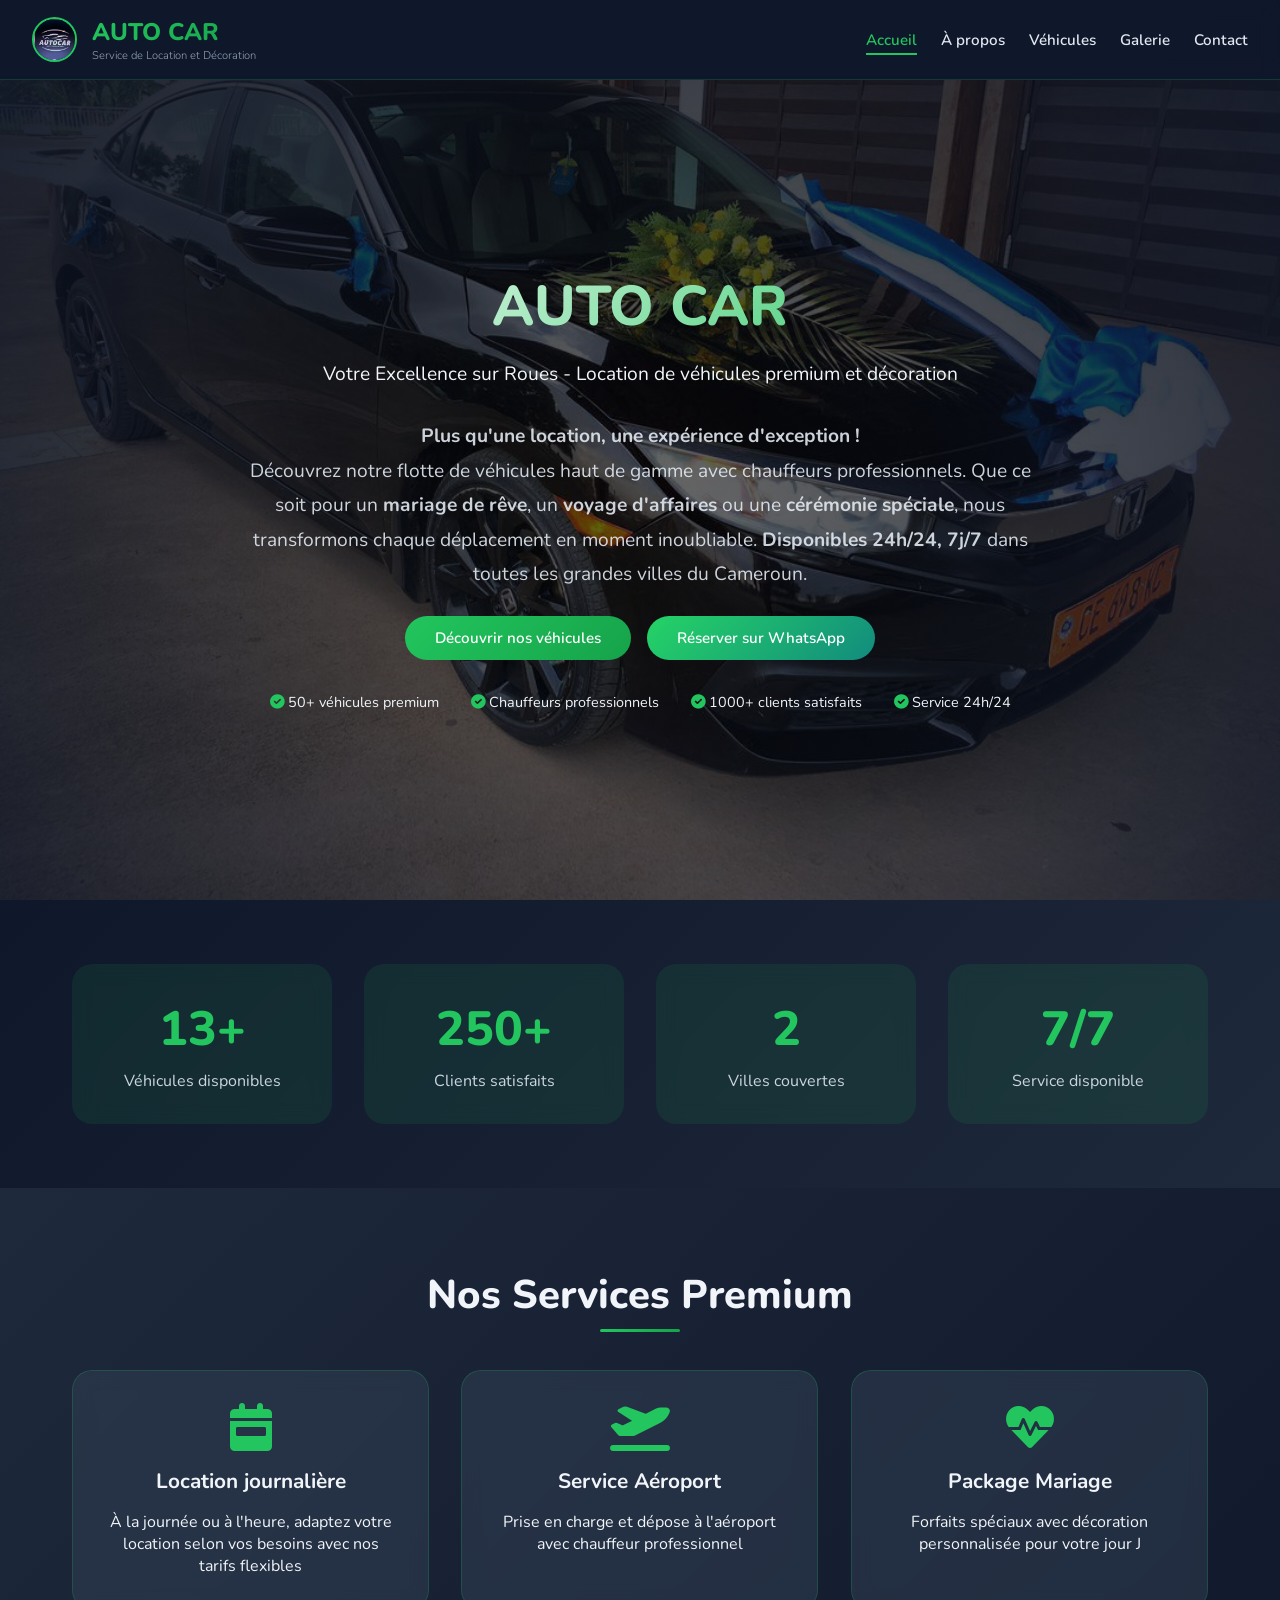
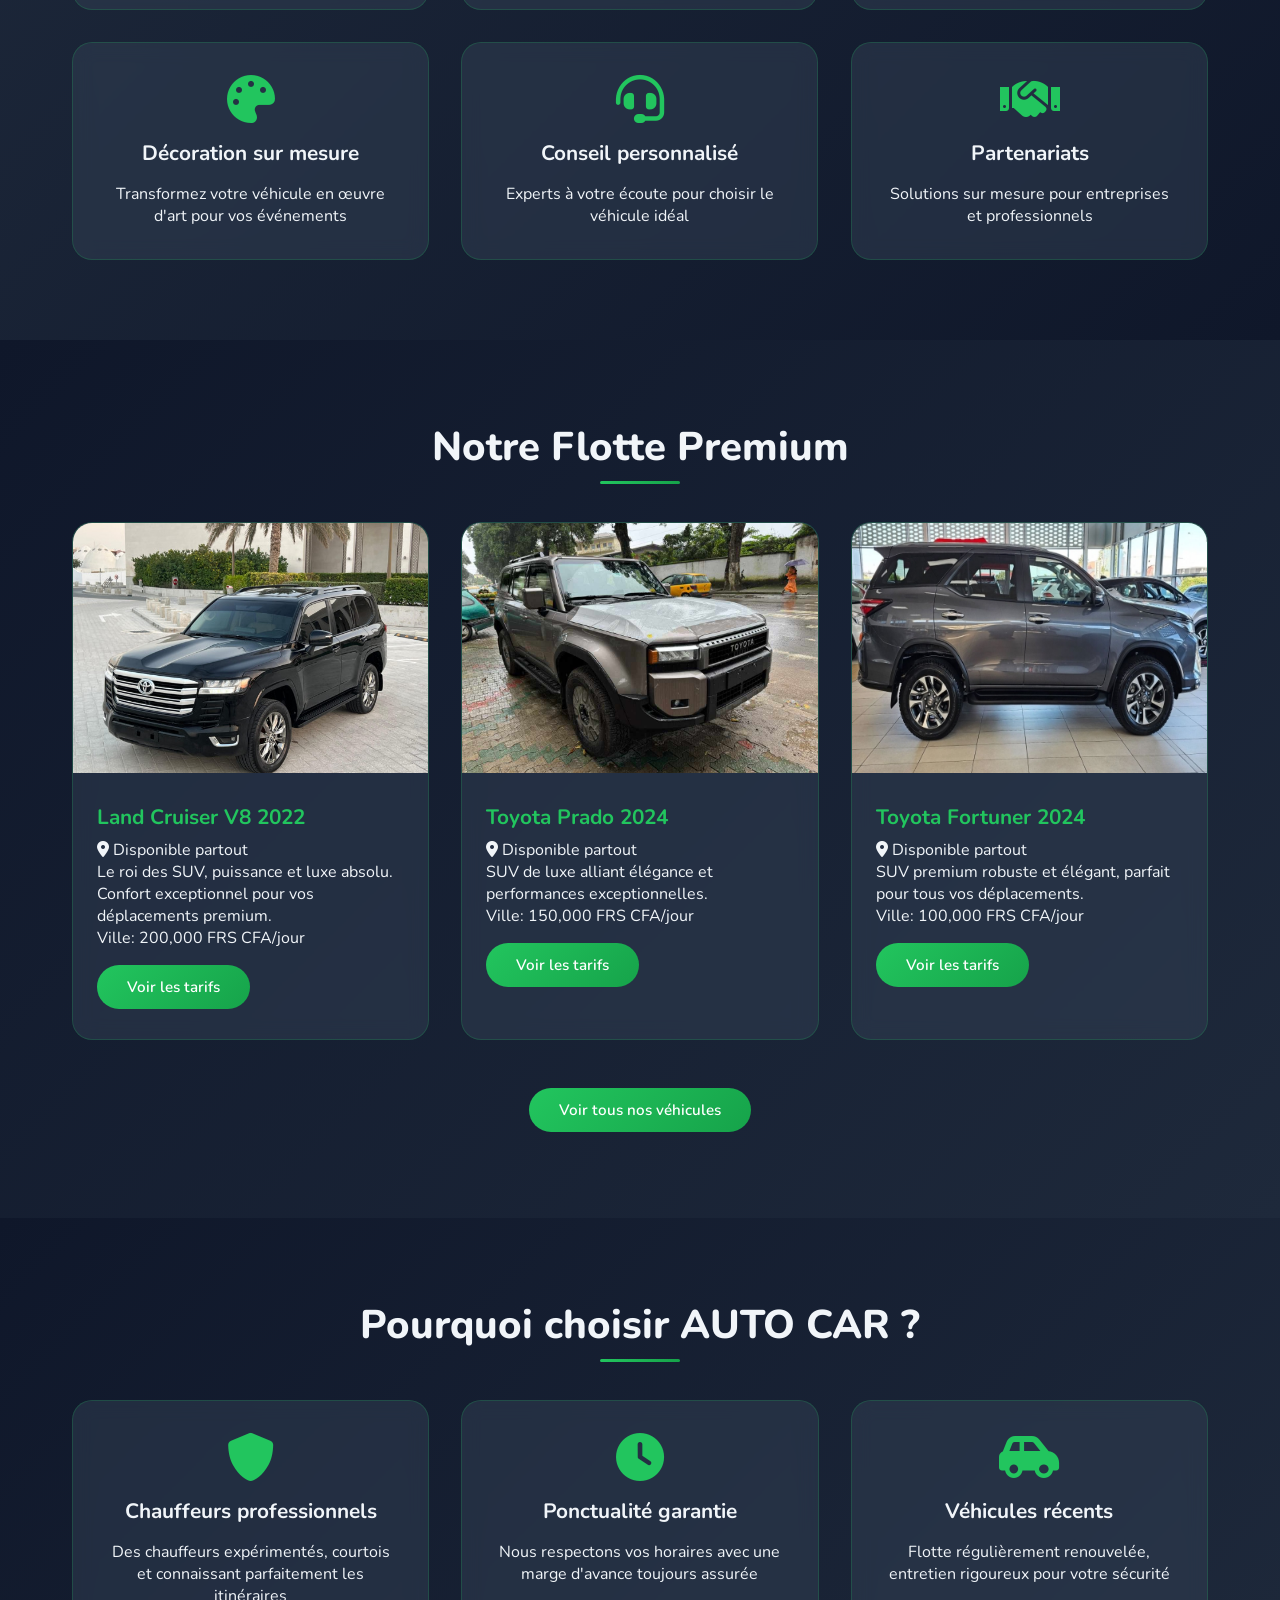
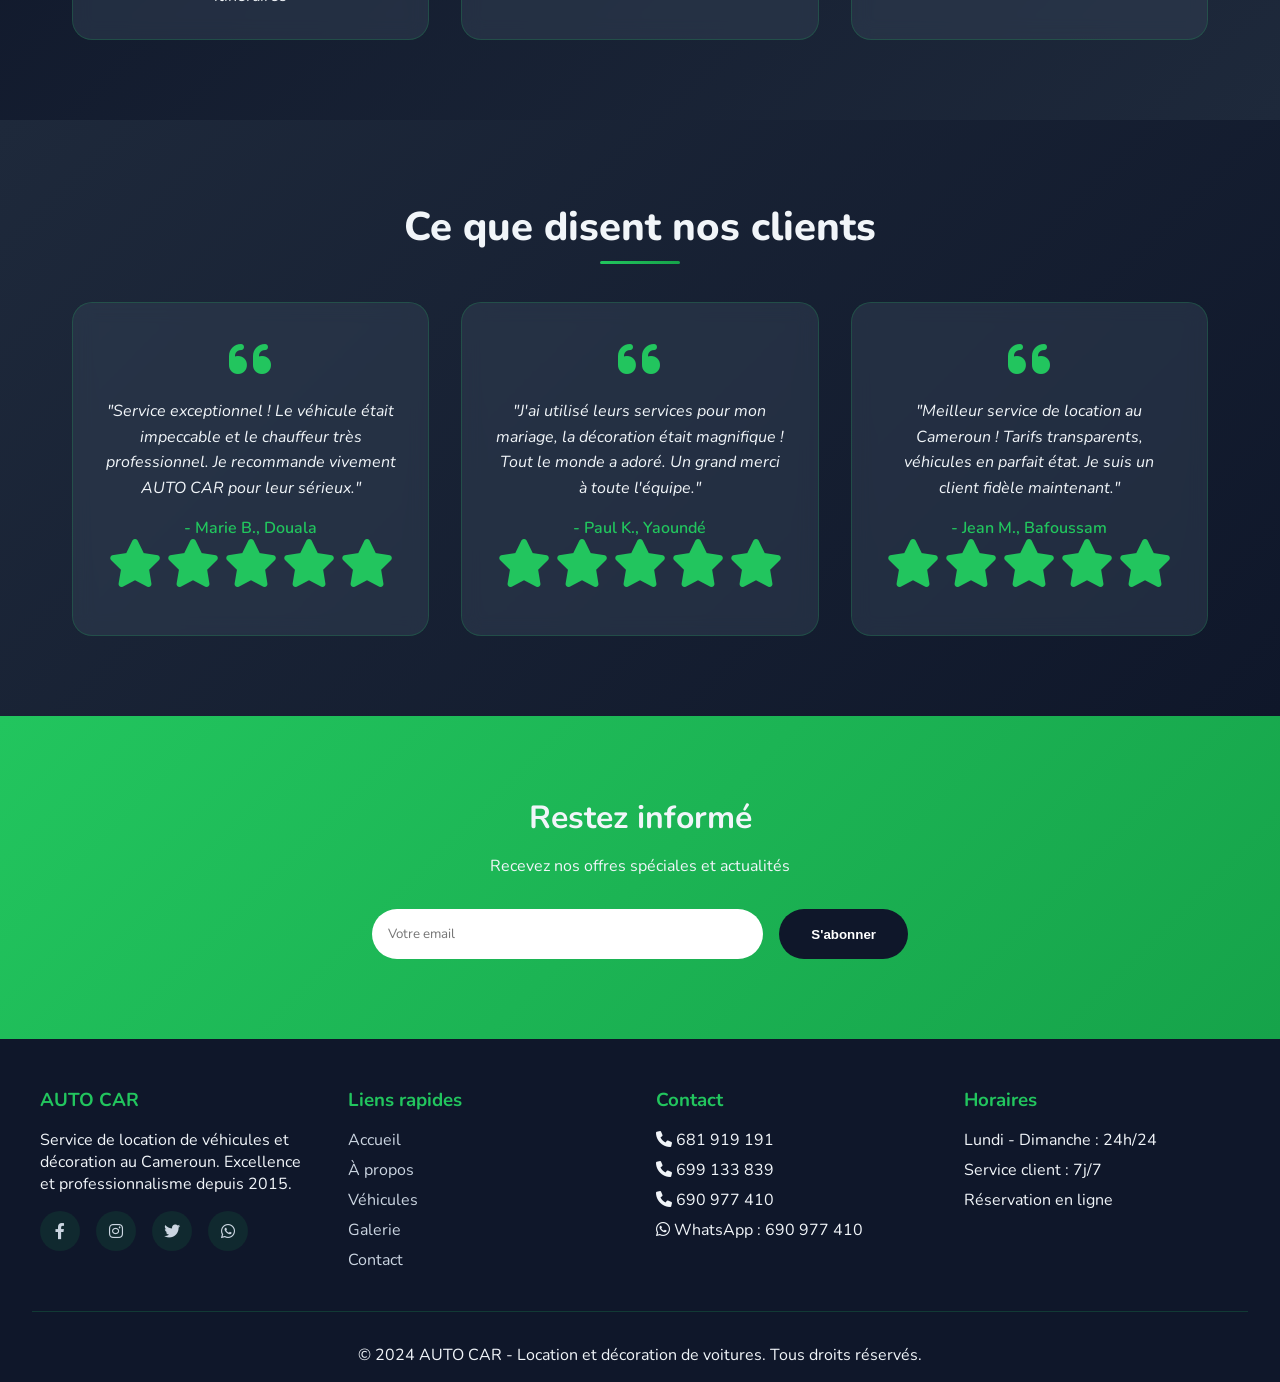
<file: index.html>
<!DOCTYPE html>
<html lang="fr">
<head>
    <meta charset="UTF-8">
    <meta name="viewport" content="width=device-width, initial-scale=1.0">
    <title>AUTO CAR - Location de voitures et décoration | Cameroun</title>
    <meta name="description" content="AUTO CAR : Location de véhicules de luxe, SUV, pick-ups au Cameroun. Service de décoration pour mariages et événements. Réservation en ligne avec chauffeur.">
    <meta name="keywords" content="location voiture Cameroun, location SUV Yaoundé, location pickup Douala, décoration voiture mariage">
    <link rel="icon" type="image/png" href="images/autocarlogo.jpg">
    <link rel="stylesheet" href="css/style.css">
    <link rel="stylesheet" href="https://cdnjs.cloudflare.com/ajax/libs/font-awesome/6.0.0/css/all.min.css">
    <link href="https://unpkg.com/aos@2.3.1/dist/aos.css" rel="stylesheet">
</head>
<body>
    <nav class="navbar" id="navbar">
        <div class="nav-container">
            <div class="logo">
                <img src="images/autocarlogo.jpg" alt="AUTO CAR Logo" onerror="this.src='images/auto.jpg'">
                <div>
                    <h1>AUTO CAR</h1>
                    <p>Service de Location et Décoration</p>
                </div>
            </div>
            <ul class="nav-links">
                <li><a href="index.html" class="active">Accueil</a></li>
                <li><a href="apropos.html">À propos</a></li>
                <li><a href="vehicules.html">Véhicules</a></li>
                <li><a href="gallerie.html">Galerie</a></li>
                <li><a href="contact.html">Contact</a></li>
            </ul>
        </div>
    </nav>

    <!-- Hero Section -->
    <section class="hero">
        <div class="hero-content">
            <h1 data-aos="fade-up">AUTO CAR</h1>
            <p data-aos="fade-up" data-aos-delay="200">Votre Excellence sur Roues - Location de véhicules premium et décoration</p>
            
            <div class="hero-description" data-aos="fade-up" data-aos-delay="300">
                <p style="font-size: 1.2rem; max-width: 800px; margin: 1.5rem auto; line-height: 1.8; color: #e2e8f0;">
                    <strong>Plus qu'une location, une expérience d'exception !</strong> <br>
                    Découvrez notre flotte de véhicules haut de gamme avec chauffeurs professionnels. 
                    Que ce soit pour un <strong>mariage de rêve</strong>, un <strong>voyage d'affaires</strong> ou une <strong>cérémonie spéciale</strong>, 
                    nous transformons chaque déplacement en moment inoubliable. <strong>Disponibles 24h/24, 7j/7</strong> dans toutes les grandes villes du Cameroun.
                </p>
            </div>
            
            <div class="hero-buttons" data-aos="fade-up" data-aos-delay="400">
                <a href="vehicules.html" class="btn">Découvrir nos véhicules</a>
                <a href="https://wa.me/237690977410" class="btn btn-whatsapp" target="_blank">Réserver sur WhatsApp</a>
            </div>
            
            <div class="hero-trust" data-aos="fade-up" data-aos-delay="500" style="margin-top: 2rem;">
                <div style="display: flex; justify-content: center; gap: 2rem; flex-wrap: wrap; font-size: 0.9rem;">
                    <span><i class="fas fa-check-circle" style="color: #22c55e;"></i> 50+ véhicules premium</span>
                    <span><i class="fas fa-check-circle" style="color: #22c55e;"></i> Chauffeurs professionnels</span>
                    <span><i class="fas fa-check-circle" style="color: #22c55e;"></i> 1000+ clients satisfaits</span>
                    <span><i class="fas fa-check-circle" style="color: #22c55e;"></i> Service 24h/24</span>
                </div>
            </div>
        </div>
    </section>

    <!-- Stats Section -->
    <section class="stats">
        <div class="stats-grid">
            <div class="stat-card" data-aos="zoom-in">
                <div class="stat-number">
                    <span class="counter" data-target="50">0</span>+
                </div>
                <div class="stat-label">Véhicules disponibles</div>
            </div>
            <div class="stat-card" data-aos="zoom-in" data-aos-delay="100">
                <div class="stat-number">
                    <span class="counter" data-target="1000">0</span>+
                </div>
                <div class="stat-label">Clients satisfaits</div>
            </div>
            <div class="stat-card" data-aos="zoom-in" data-aos-delay="200">
                <div class="stat-number">
                    <span class="counter" data-target="5">0</span>
                </div>
                <div class="stat-label">Villes couvertes</div>
            </div>
            <div class="stat-card" data-aos="zoom-in" data-aos-delay="300">
                <div class="stat-number">
                    <span class="counter" data-target="24">0</span>/7
                </div>
                <div class="stat-label">Service disponible</div>
            </div>
        </div>
    </section>

    <!-- Services Section -->
    <section class="services">
        <div class="container">
            <h2 class="section-title" data-aos="fade-up">Nos Services Premium</h2>
            <div class="services-grid">
                <div class="service-card" data-aos="flip-left" data-aos-delay="100">
                    <i class="fas fa-calendar-week"></i>
                    <h3>Location journalière</h3>
                    <p>À la journée ou à l'heure, adaptez votre location selon vos besoins avec nos tarifs flexibles</p>
                </div>
                <div class="service-card" data-aos="flip-left" data-aos-delay="200">
                    <i class="fas fa-plane-departure"></i>
                    <h3>Service Aéroport</h3>
                    <p>Prise en charge et dépose à l'aéroport avec chauffeur professionnel</p>
                </div>
                <div class="service-card" data-aos="flip-left" data-aos-delay="300">
                    <i class="fas fa-heartbeat"></i>
                    <h3>Package Mariage</h3>
                    <p>Forfaits spéciaux avec décoration personnalisée pour votre jour J</p>
                </div>
                <div class="service-card" data-aos="flip-left" data-aos-delay="400">
                    <i class="fas fa-palette"></i>
                    <h3>Décoration sur mesure</h3>
                    <p>Transformez votre véhicule en œuvre d'art pour vos événements</p>
                </div>
                <div class="service-card" data-aos="flip-left" data-aos-delay="500">
                    <i class="fas fa-headset"></i>
                    <h3>Conseil personnalisé</h3>
                    <p>Experts à votre écoute pour choisir le véhicule idéal</p>
                </div>
                <div class="service-card" data-aos="flip-left" data-aos-delay="600">
                    <i class="fas fa-handshake"></i>
                    <h3>Partenariats</h3>
                    <p>Solutions sur mesure pour entreprises et professionnels</p>
                </div>
            </div>
        </div>
    </section>

    <!-- Vehicles Showcase -->
    <section class="vehicles-showcase">
        <div class="container">
            <h2 class="section-title" data-aos="fade-up">Notre Flotte Premium</h2>
            <div class="vehicles-grid" id="featuredVehicles"></div>
            <div style="text-align: center; margin-top: 3rem;" data-aos="fade-up">
                <a href="vehicules.html" class="btn">Voir tous nos véhicules</a>
            </div>
        </div>
    </section>

    <!-- Why Choose Us -->
    <section class="services" style="background: linear-gradient(135deg, #0f172a, #1e293b);">
        <div class="container">
            <h2 class="section-title" data-aos="fade-up">Pourquoi choisir AUTO CAR ?</h2>
            <div class="services-grid">
                <div class="service-card" data-aos="fade-right">
                    <i class="fas fa-shield-alt"></i>
                    <h3>Chauffeurs professionnels</h3>
                    <p>Des chauffeurs expérimentés, courtois et connaissant parfaitement les itinéraires</p>
                </div>
                <div class="service-card" data-aos="fade-up">
                    <i class="fas fa-clock"></i>
                    <h3>Ponctualité garantie</h3>
                    <p>Nous respectons vos horaires avec une marge d'avance toujours assurée</p>
                </div>
                <div class="service-card" data-aos="fade-left">
                    <i class="fas fa-car-side"></i>
                    <h3>Véhicules récents</h3>
                    <p>Flotte régulièrement renouvelée, entretien rigoureux pour votre sécurité</p>
                </div>
            </div>
        </div>
    </section>

    <!-- Testimonials -->
    <section class="testimonials">
        <div class="container">
            <h2 class="section-title" data-aos="fade-up">Ce que disent nos clients</h2>
            <div class="testimonials-grid">
                <div class="testimonial-card" data-aos="fade-right">
                    <i class="fas fa-quote-left"></i>
                    <p class="testimonial-text">"Service exceptionnel ! Le véhicule était impeccable et le chauffeur très professionnel. Je recommande vivement AUTO CAR pour leur sérieux."</p>
                    <p class="testimonial-author">- Marie B., Douala</p>
                    <div class="stars">
                        <i class="fas fa-star" style="color: #22c55e;"></i>
                        <i class="fas fa-star" style="color: #22c55e;"></i>
                        <i class="fas fa-star" style="color: #22c55e;"></i>
                        <i class="fas fa-star" style="color: #22c55e;"></i>
                        <i class="fas fa-star" style="color: #22c55e;"></i>
                    </div>
                </div>
                <div class="testimonial-card" data-aos="fade-up">
                    <i class="fas fa-quote-left"></i>
                    <p class="testimonial-text">"J'ai utilisé leurs services pour mon mariage, la décoration était magnifique ! Tout le monde a adoré. Un grand merci à toute l'équipe."</p>
                    <p class="testimonial-author">- Paul K., Yaoundé</p>
                    <div class="stars">
                        <i class="fas fa-star" style="color: #22c55e;"></i>
                        <i class="fas fa-star" style="color: #22c55e;"></i>
                        <i class="fas fa-star" style="color: #22c55e;"></i>
                        <i class="fas fa-star" style="color: #22c55e;"></i>
                        <i class="fas fa-star" style="color: #22c55e;"></i>
                    </div>
                </div>
                <div class="testimonial-card" data-aos="fade-left">
                    <i class="fas fa-quote-left"></i>
                    <p class="testimonial-text">"Meilleur service de location au Cameroun ! Tarifs transparents, véhicules en parfait état. Je suis un client fidèle maintenant."</p>
                    <p class="testimonial-author">- Jean M., Bafoussam</p>
                    <div class="stars">
                        <i class="fas fa-star" style="color: #22c55e;"></i>
                        <i class="fas fa-star" style="color: #22c55e;"></i>
                        <i class="fas fa-star" style="color: #22c55e;"></i>
                        <i class="fas fa-star" style="color: #22c55e;"></i>
                        <i class="fas fa-star" style="color: #22c55e;"></i>
                    </div>
                </div>
            </div>
        </div>
    </section>

    <!-- Newsletter -->
    <section class="newsletter">
        <div class="newsletter-content" data-aos="zoom-in">
            <h2>Restez informé</h2>
            <p>Recevez nos offres spéciales et actualités</p>
            <form class="newsletter-form" id="newsletterForm">
                <input type="email" placeholder="Votre email" required>
                <button type="submit">S'abonner</button>
            </form>
        </div>
    </section>

    <!-- Footer -->
    <footer>
        <div class="footer-content">
            <div class="footer-section">
                <h3>AUTO CAR</h3>
                <p>Service de location de véhicules et décoration au Cameroun. Excellence et professionnalisme depuis 2015.</p>
                <div class="social-links">
                    <a href="#"><i class="fab fa-facebook-f"></i></a>
                    <a href="#"><i class="fab fa-instagram"></i></a>
                    <a href="#"><i class="fab fa-twitter"></i></a>
                    <a href="https://wa.me/237690977410"><i class="fab fa-whatsapp"></i></a>
                </div>
            </div>
            <div class="footer-section">
                <h3>Liens rapides</h3>
                <ul>
                    <li><a href="index.html">Accueil</a></li>
                    <li><a href="apropos.html">À propos</a></li>
                    <li><a href="vehicules.html">Véhicules</a></li>
                    <li><a href="gallerie.html">Galerie</a></li>
                    <li><a href="contact.html">Contact</a></li>
                </ul>
            </div>
            <div class="footer-section">
                <h3>Contact</h3>
                <ul>
                    <li><i class="fas fa-phone"></i> 681 919 191</li>
                    <li><i class="fas fa-phone"></i> 699 133 839</li>
                    <li><i class="fas fa-phone"></i> 690 977 410</li>
                    <li><i class="fab fa-whatsapp"></i> WhatsApp : 690 977 410</li>
                </ul>
            </div>
            <div class="footer-section">
                <h3>Horaires</h3>
                <ul>
                    <li>Lundi - Dimanche : 24h/24</li>
                    <li>Service client : 7j/7</li>
                    <li>Réservation en ligne</li>
                </ul>
            </div>
        </div>
        <div class="footer-bottom">
            <p>&copy; 2024 AUTO CAR - Location et décoration de voitures. Tous droits réservés.</p>
        </div>
    </footer>

    <script src="https://unpkg.com/aos@2.3.1/dist/aos.js"></script>
    <script src="js/main.js"></script>
    <script>
        // Initialisation AOS
        AOS.init({
            duration: 1000,
            once: true,
        });

        // Navbar scroll effect
        window.addEventListener('scroll', function() {
            const navbar = document.getElementById('navbar');
            if (window.scrollY > 50) {
                navbar.classList.add('scrolled');
            } else {
                navbar.classList.remove('scrolled');
            }
        });

        // Counter animation
        const counters = document.querySelectorAll('.counter');
        const speed = 200;

        const animateCounter = (counter) => {
            const target = parseInt(counter.getAttribute('data-target'));
            let count = 0;
            const increment = target / speed;
            
            const updateCount = () => {
                if (count < target) {
                    count += increment;
                    counter.innerText = Math.ceil(count);
                    setTimeout(updateCount, 20);
                } else {
                    counter.innerText = target;
                }
            };
            
            updateCount();
        };

        const observerOptions = {
            threshold: 0.5,
        };

        const observer = new IntersectionObserver((entries) => {
            entries.forEach(entry => {
                if (entry.isIntersecting) {
                    const counter = entry.target;
                    animateCounter(counter);
                    observer.unobserve(counter);
                }
            });
        }, observerOptions);

        counters.forEach(counter => {
            observer.observe(counter);
        });

        // Newsletter
        document.getElementById('newsletterForm').addEventListener('submit', function(e) {
            e.preventDefault();
            const email = this.querySelector('input[type="email"]').value;
            alert(`Merci pour votre inscription ${email}! Vous recevrez nos offres bientôt.`);
            this.reset();
        });

        // Données des véhicules en vedette (flotte premium réelle)
        const featuredVehiclesData = [
            {
                name: "Land Cruiser V8 2022",
                location: "Disponible partout",
                mainImage: "images/LAND CRUISER V8 2022.jpg",
                description: "Le roi des SUV, puissance et luxe absolu. Confort exceptionnel pour vos déplacements premium.",
                inCity: 200000
            },
            {
                name: "Toyota Prado 2024",
                location: "Disponible partout",
                mainImage: "images/TOYOTA PRADO 2024.jpg",
                description: "SUV de luxe alliant élégance et performances exceptionnelles.",
                inCity: 150000
            },
            {
                name: "Toyota Fortuner 2024",
                location: "Disponible partout",
                mainImage: "images/Toyota fortuner 2024.jpg",
                description: "SUV premium robuste et élégant, parfait pour tous vos déplacements.",
                inCity: 100000
            }
        ];

        const container = document.getElementById('featuredVehicles');
        if (container) {
            container.innerHTML = featuredVehiclesData.map(vehicle => `
                <div class="vehicle-card" data-aos="fade-up">
                    <img src="${vehicle.mainImage}" alt="${vehicle.name}" onerror="this.src='images/auto.jpg'">
                    <div class="vehicle-info">
                        <h3>${vehicle.name}</h3>
                        <p class="vehicle-location"><i class="fas fa-map-marker-alt"></i> ${vehicle.location}</p>
                        <p>${vehicle.description}</p>
                        <div class="price-list">
                            <p>Ville: ${vehicle.inCity.toLocaleString()} FRS CFA/jour</p>
                        </div>
                        <a href="vehicules.html" class="btn" style="margin-top: 1rem;">Voir les tarifs</a>
                    </div>
                </div>
            `).join('');
        }
    </script>
</body>
</html>
</file>
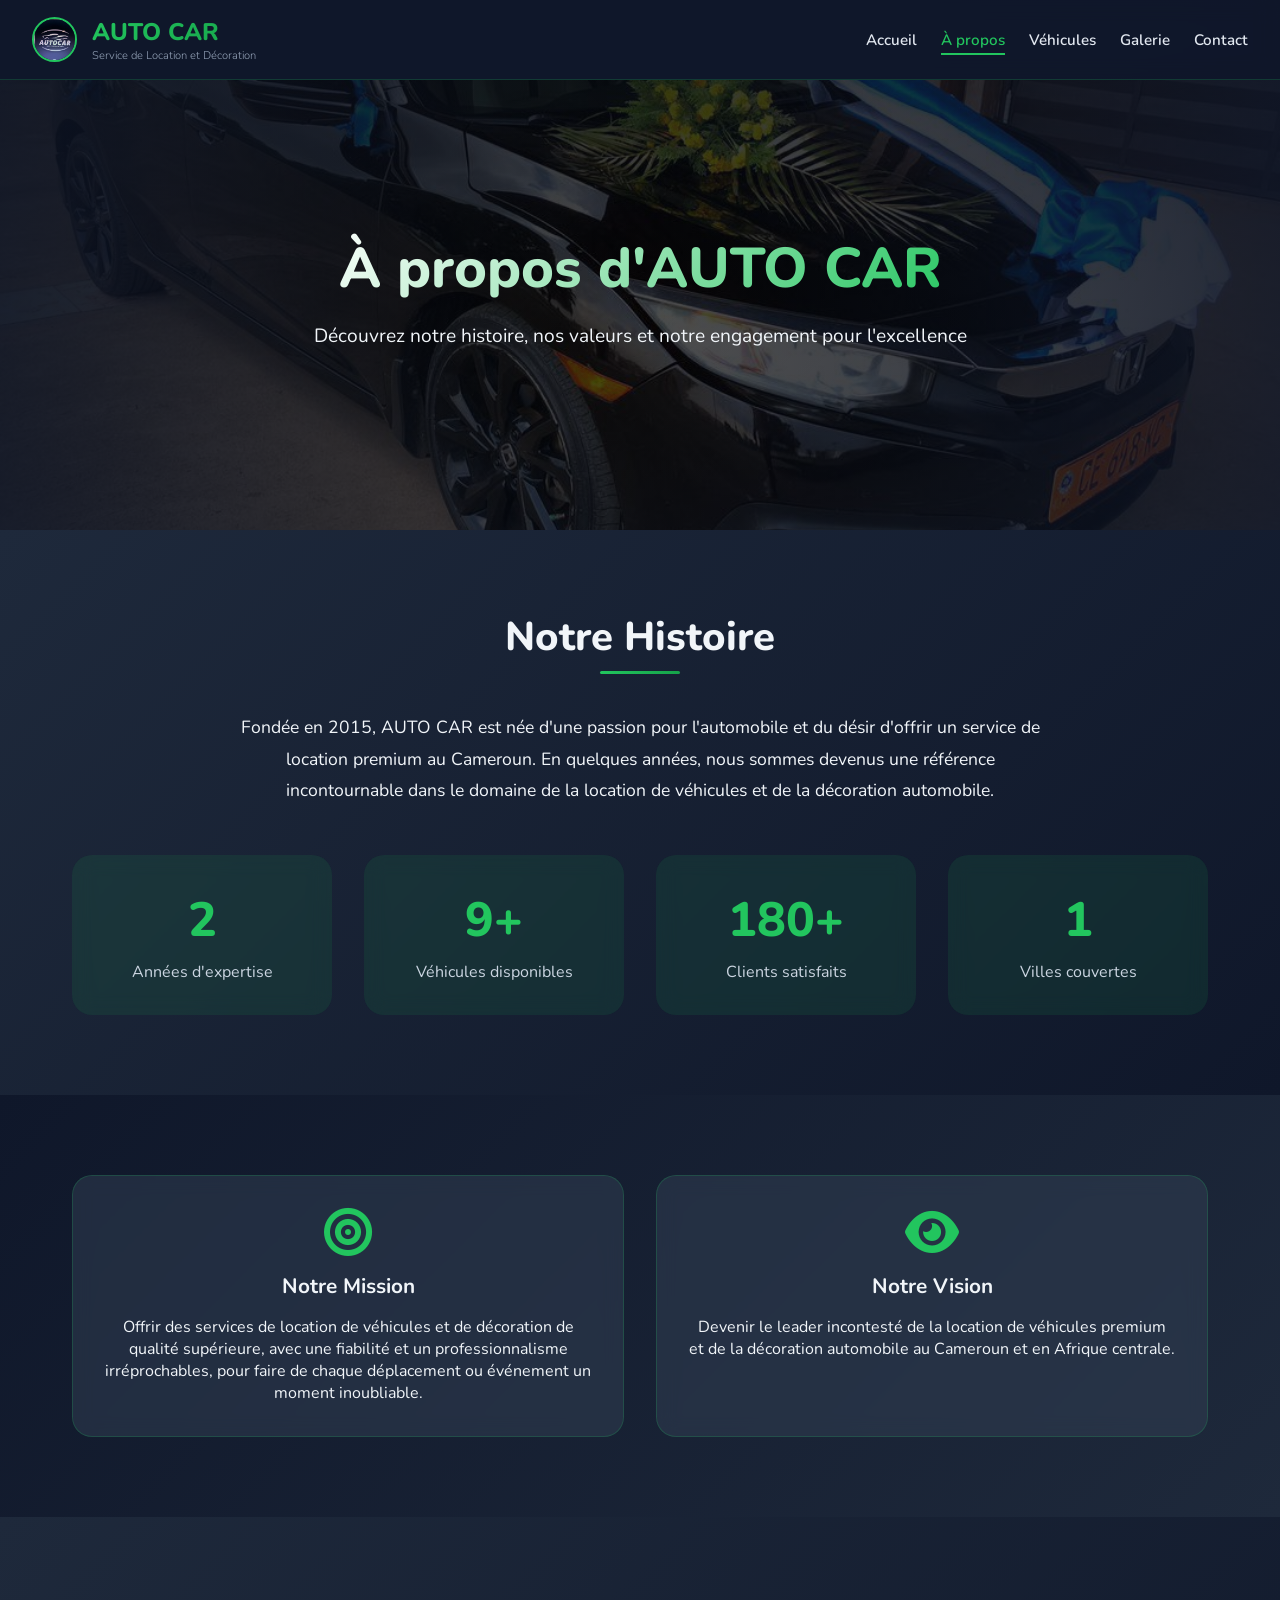
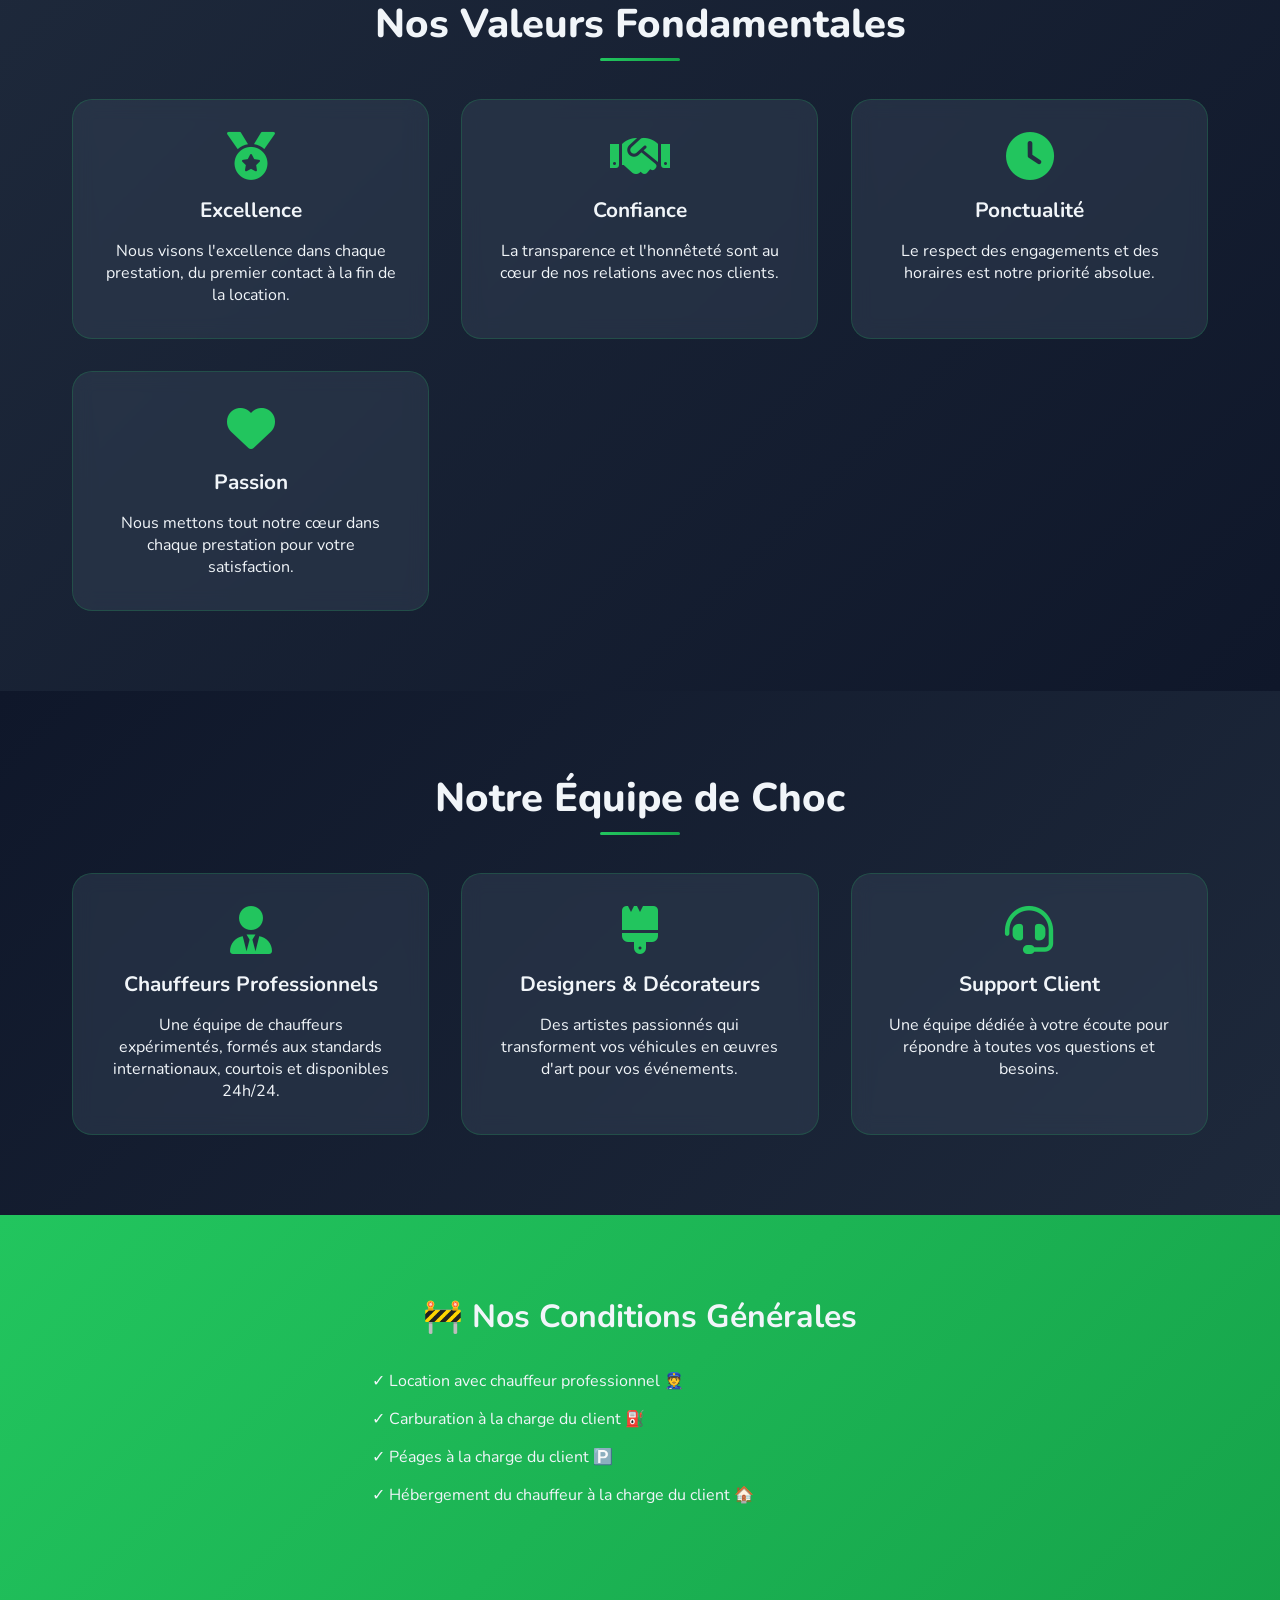
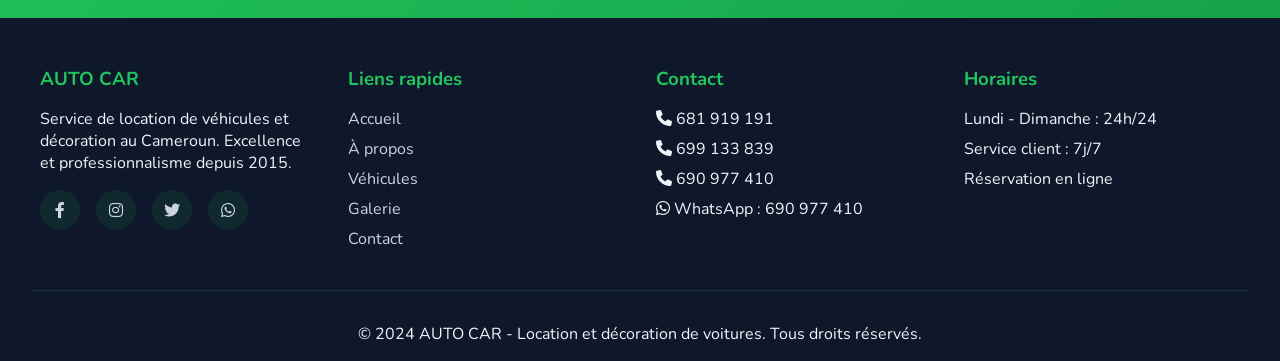
<file: apropos.html>
<!DOCTYPE html>
<html lang="fr">
<head>
    <meta charset="UTF-8">
    <meta name="viewport" content="width=device-width, initial-scale=1.0">
    <title>AUTO CAR - À propos | Location de voitures Cameroun</title>
    <meta name="description" content="Découvrez AUTO CAR, leader de la location de véhicules et décoration au Cameroun. 50+ véhicules, 1000+ clients satisfaits, service premium 24/7.">
    <link rel="icon" type="image/png" href="images/autocarlogo.jpg">
    <link rel="stylesheet" href="css/style.css">
    <link rel="stylesheet" href="https://cdnjs.cloudflare.com/ajax/libs/font-awesome/6.0.0/css/all.min.css">
    <link href="https://unpkg.com/aos@2.3.1/dist/aos.css" rel="stylesheet">
</head>
<body>
    <nav class="navbar" id="navbar">
        <div class="nav-container">
            <div class="logo">
                <img src="images/autocarlogo.jpg" alt="AUTO CAR Logo" onerror="this.src='images/auto.jpg'">
                <div>
                    <h1>AUTO CAR</h1>
                    <p>Service de Location et Décoration</p>
                </div>
            </div>
            <ul class="nav-links">
                <li><a href="index.html">Accueil</a></li>
                <li><a href="apropos.html" class="active">À propos</a></li>
                <li><a href="vehicules.html">Véhicules</a></li>
                <li><a href="gallerie.html">Galerie</a></li>
                <li><a href="contact.html">Contact</a></li>
            </ul>
        </div>
    </nav>

    <!-- Hero Section A propos -->
    <section class="hero" style="min-height: 50vh; background: linear-gradient(135deg, rgba(0,0,0,0.8) 0%, rgba(0,0,0,0.6) 100%), url('../images/auto.jpg'); background-size: cover; background-position: center;">
        <div class="hero-content">
            <h1 data-aos="fade-up">À propos d'AUTO CAR</h1>
            <p data-aos="fade-up" data-aos-delay="200">Découvrez notre histoire, nos valeurs et notre engagement pour l'excellence</p>
        </div>
    </section>

    <!-- Histoire Section -->
    <section class="services">
        <div class="container">
            <div style="max-width: 800px; margin: 0 auto; text-align: center;" data-aos="fade-up">
                <h2 class="section-title">Notre Histoire</h2>
                <p style="font-size: 1.1rem; line-height: 1.8; margin-bottom: 2rem;">Fondée en 2015, AUTO CAR est née d'une passion pour l'automobile et du désir d'offrir un service de location premium au Cameroun. En quelques années, nous sommes devenus une référence incontournable dans le domaine de la location de véhicules et de la décoration automobile.</p>
            </div>
            
            <div class="stats-grid" style="margin-top: 3rem;">
                <div class="stat-card" data-aos="zoom-in">
                    <div class="stat-number">
                        <span class="counter" data-target="8">0</span>
                    </div>
                    <div class="stat-label">Années d'expertise</div>
                </div>
                <div class="stat-card" data-aos="zoom-in" data-aos-delay="100">
                    <div class="stat-number">
                        <span class="counter" data-target="50">0</span>+
                    </div>
                    <div class="stat-label">Véhicules disponibles</div>
                </div>
                <div class="stat-card" data-aos="zoom-in" data-aos-delay="200">
                    <div class="stat-number">
                        <span class="counter" data-target="1000">0</span>+
                    </div>
                    <div class="stat-label">Clients satisfaits</div>
                </div>
                <div class="stat-card" data-aos="zoom-in" data-aos-delay="300">
                    <div class="stat-number">
                        <span class="counter" data-target="5">0</span>
                    </div>
                    <div class="stat-label">Villes couvertes</div>
                </div>
            </div>
        </div>
    </section>

    <!-- Mission et Vision -->
    <section class="vehicles-showcase">
        <div class="container">
            <div class="services-grid">
                <div class="service-card" data-aos="fade-right">
                    <i class="fas fa-bullseye" style="font-size: 3rem;"></i>
                    <h3>Notre Mission</h3>
                    <p>Offrir des services de location de véhicules et de décoration de qualité supérieure, avec une fiabilité et un professionnalisme irréprochables, pour faire de chaque déplacement ou événement un moment inoubliable.</p>
                </div>
                <div class="service-card" data-aos="fade-left">
                    <i class="fas fa-eye" style="font-size: 3rem;"></i>
                    <h3>Notre Vision</h3>
                    <p>Devenir le leader incontesté de la location de véhicules premium et de la décoration automobile au Cameroun et en Afrique centrale.</p>
                </div>
            </div>
        </div>
    </section>

    <!-- Nos Valeurs -->
    <section class="testimonials">
        <div class="container">
            <h2 class="section-title" data-aos="fade-up">Nos Valeurs Fondamentales</h2>
            <div class="services-grid">
                <div class="service-card" data-aos="flip-left">
                    <i class="fas fa-medal"></i>
                    <h3>Excellence</h3>
                    <p>Nous visons l'excellence dans chaque prestation, du premier contact à la fin de la location.</p>
                </div>
                <div class="service-card" data-aos="flip-left" data-aos-delay="100">
                    <i class="fas fa-handshake"></i>
                    <h3>Confiance</h3>
                    <p>La transparence et l'honnêteté sont au cœur de nos relations avec nos clients.</p>
                </div>
                <div class="service-card" data-aos="flip-left" data-aos-delay="200">
                    <i class="fas fa-clock"></i>
                    <h3>Ponctualité</h3>
                    <p>Le respect des engagements et des horaires est notre priorité absolue.</p>
                </div>
                <div class="service-card" data-aos="flip-left" data-aos-delay="300">
                    <i class="fas fa-heart"></i>
                    <h3>Passion</h3>
                    <p>Nous mettons tout notre cœur dans chaque prestation pour votre satisfaction.</p>
                </div>
            </div>
        </div>
    </section>

    <!-- Notre Équipe -->
    <section class="vehicles-showcase">
        <div class="container">
            <h2 class="section-title" data-aos="fade-up">Notre Équipe de Choc</h2>
            <div class="services-grid">
                <div class="service-card" data-aos="fade-up">
                    <i class="fas fa-user-tie" style="font-size: 3rem;"></i>
                    <h3>Chauffeurs Professionnels</h3>
                    <p>Une équipe de chauffeurs expérimentés, formés aux standards internationaux, courtois et disponibles 24h/24.</p>
                </div>
                <div class="service-card" data-aos="fade-up" data-aos-delay="100">
                    <i class="fas fa-brush" style="font-size: 3rem;"></i>
                    <h3>Designers & Décorateurs</h3>
                    <p>Des artistes passionnés qui transforment vos véhicules en œuvres d'art pour vos événements.</p>
                </div>
                <div class="service-card" data-aos="fade-up" data-aos-delay="200">
                    <i class="fas fa-headset" style="font-size: 3rem;"></i>
                    <h3>Support Client</h3>
                    <p>Une équipe dédiée à votre écoute pour répondre à toutes vos questions et besoins.</p>
                </div>
            </div>
        </div>
    </section>

    <!-- Conditions -->
    <section class="newsletter">
        <div class="newsletter-content">
            <h2 data-aos="fade-up">🚧 Nos Conditions Générales</h2>
            <div style="text-align: left; max-width: 600px; margin: 2rem auto;">
                <ul style="list-style: none;">
                    <li style="margin-bottom: 1rem;">✓ Location avec chauffeur professionnel 👮</li>
                    <li style="margin-bottom: 1rem;">✓ Carburation à la charge du client ⛽</li>
                    <li style="margin-bottom: 1rem;">✓ Péages à la charge du client 🅿️</li>
                    <li style="margin-bottom: 1rem;">✓ Hébergement du chauffeur à la charge du client 🏠</li>
                </ul>
            </div>
        </div>
    </section>

    <footer>
        <div class="footer-content">
            <div class="footer-section">
                <h3>AUTO CAR</h3>
                <p>Service de location de véhicules et décoration au Cameroun. Excellence et professionnalisme depuis 2015.</p>
                <div class="social-links">
                    <a href="#"><i class="fab fa-facebook-f"></i></a>
                    <a href="#"><i class="fab fa-instagram"></i></a>
                    <a href="#"><i class="fab fa-twitter"></i></a>
                    <a href="https://wa.me/237690977410"><i class="fab fa-whatsapp"></i></a>
                </div>
            </div>
            <div class="footer-section">
                <h3>Liens rapides</h3>
                <ul>
                    <li><a href="index.html">Accueil</a></li>
                    <li><a href="apropos.html">À propos</a></li>
                    <li><a href="vehicules.html">Véhicules</a></li>
                    <li><a href="gallerie.html">Galerie</a></li>
                    <li><a href="contact.html">Contact</a></li>
                </ul>
            </div>
            <div class="footer-section">
                <h3>Contact</h3>
                <ul>
                    <li><i class="fas fa-phone"></i> 681 919 191</li>
                    <li><i class="fas fa-phone"></i> 699 133 839</li>
                    <li><i class="fas fa-phone"></i> 690 977 410</li>
                    <li><i class="fab fa-whatsapp"></i> WhatsApp : 690 977 410</li>
                </ul>
            </div>
            <div class="footer-section">
                <h3>Horaires</h3>
                <ul>
                    <li>Lundi - Dimanche : 24h/24</li>
                    <li>Service client : 7j/7</li>
                    <li>Réservation en ligne</li>
                </ul>
            </div>
        </div>
        <div class="footer-bottom">
            <p>&copy; 2024 AUTO CAR - Location et décoration de voitures. Tous droits réservés.</p>
        </div>
    </footer>

    <script src="https://unpkg.com/aos@2.3.1/dist/aos.js"></script>
    <script src="js/main.js"></script>
    <script>
        AOS.init({ duration: 1000, once: true });
        
        window.addEventListener('scroll', function() {
            const navbar = document.getElementById('navbar');
            if (window.scrollY > 50) navbar.classList.add('scrolled');
            else navbar.classList.remove('scrolled');
        });

        const counters = document.querySelectorAll('.counter');
        const observer = new IntersectionObserver((entries) => {
            entries.forEach(entry => {
                if (entry.isIntersecting) {
                    const counter = entry.target;
                    const target = parseInt(counter.getAttribute('data-target'));
                    let count = 0;
                    const increment = target / 200;
                    const updateCount = () => {
                        if (count < target) {
                            count += increment;
                            counter.innerText = Math.ceil(count);
                            setTimeout(updateCount, 20);
                        } else counter.innerText = target;
                    };
                    updateCount();
                    observer.unobserve(counter);
                }
            });
        }, { threshold: 0.5 });
        
        counters.forEach(counter => observer.observe(counter));
    </script>
</body>
</html>
</file>
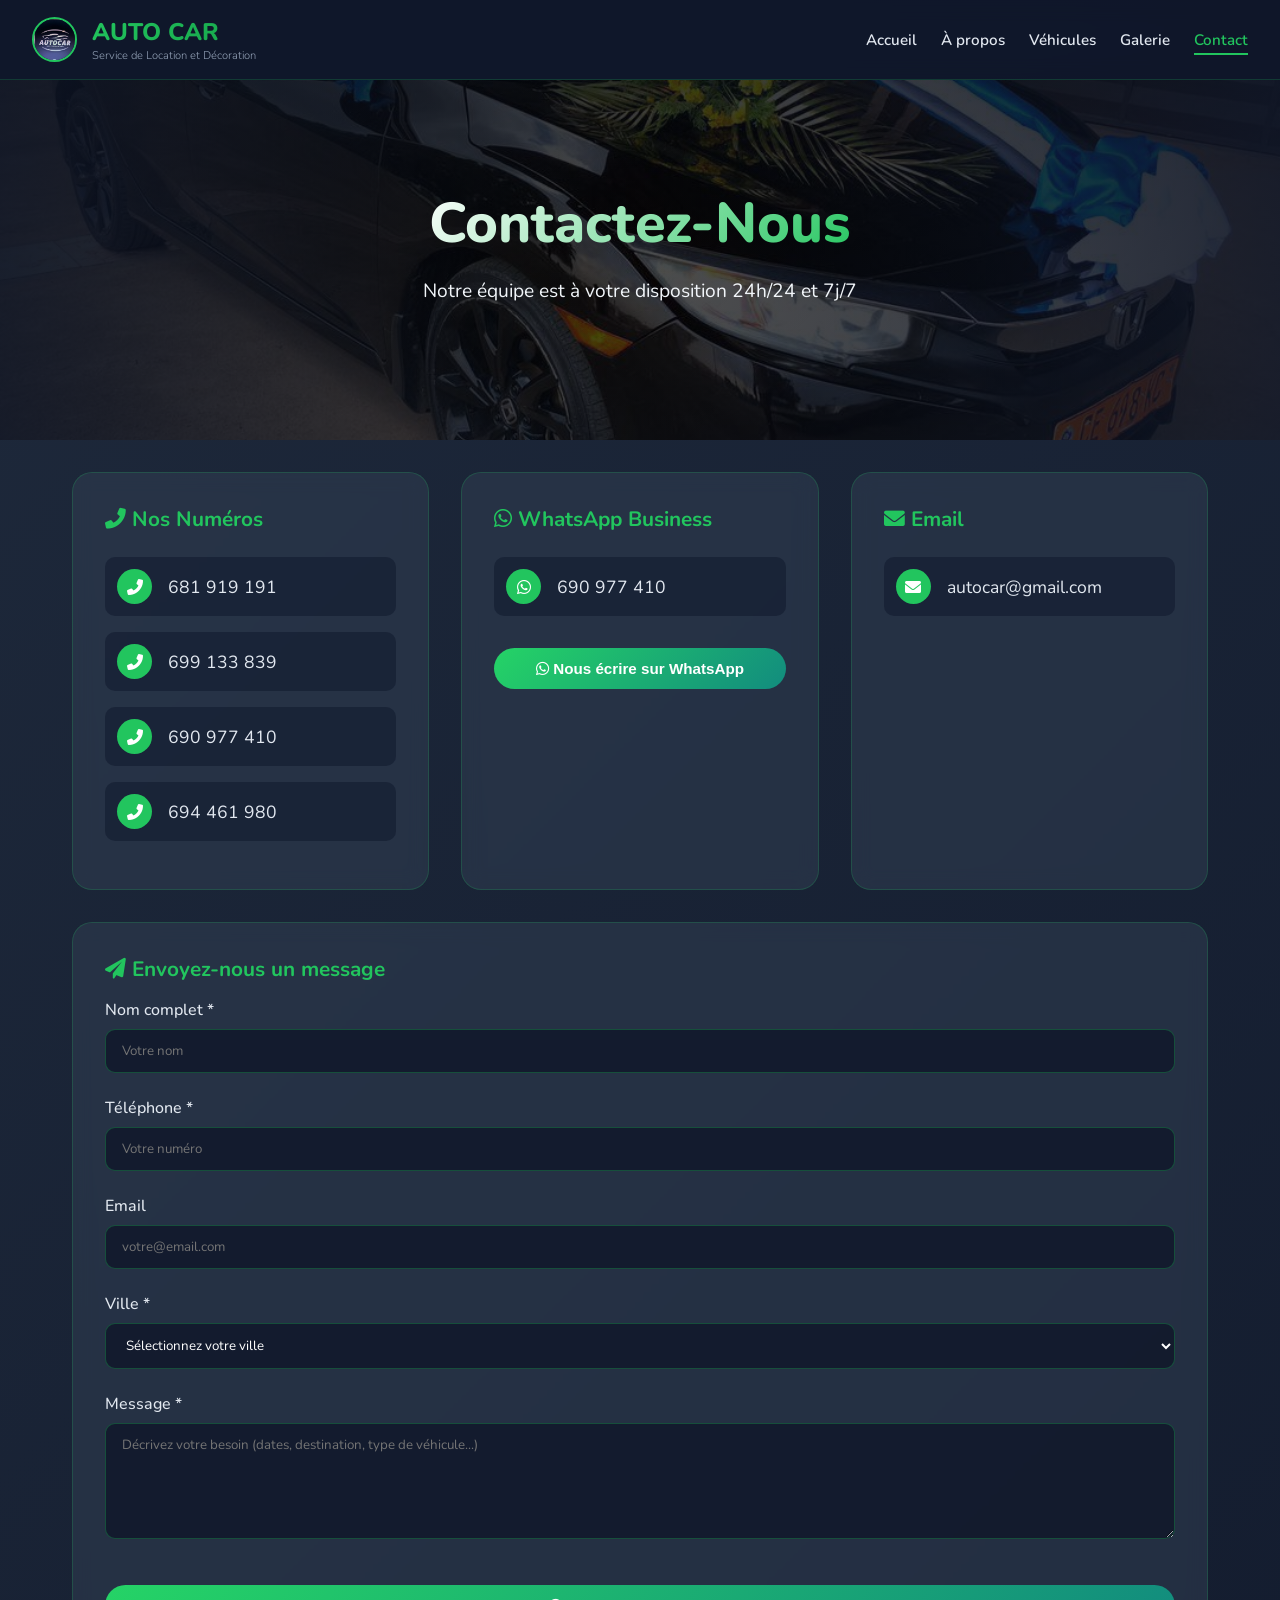
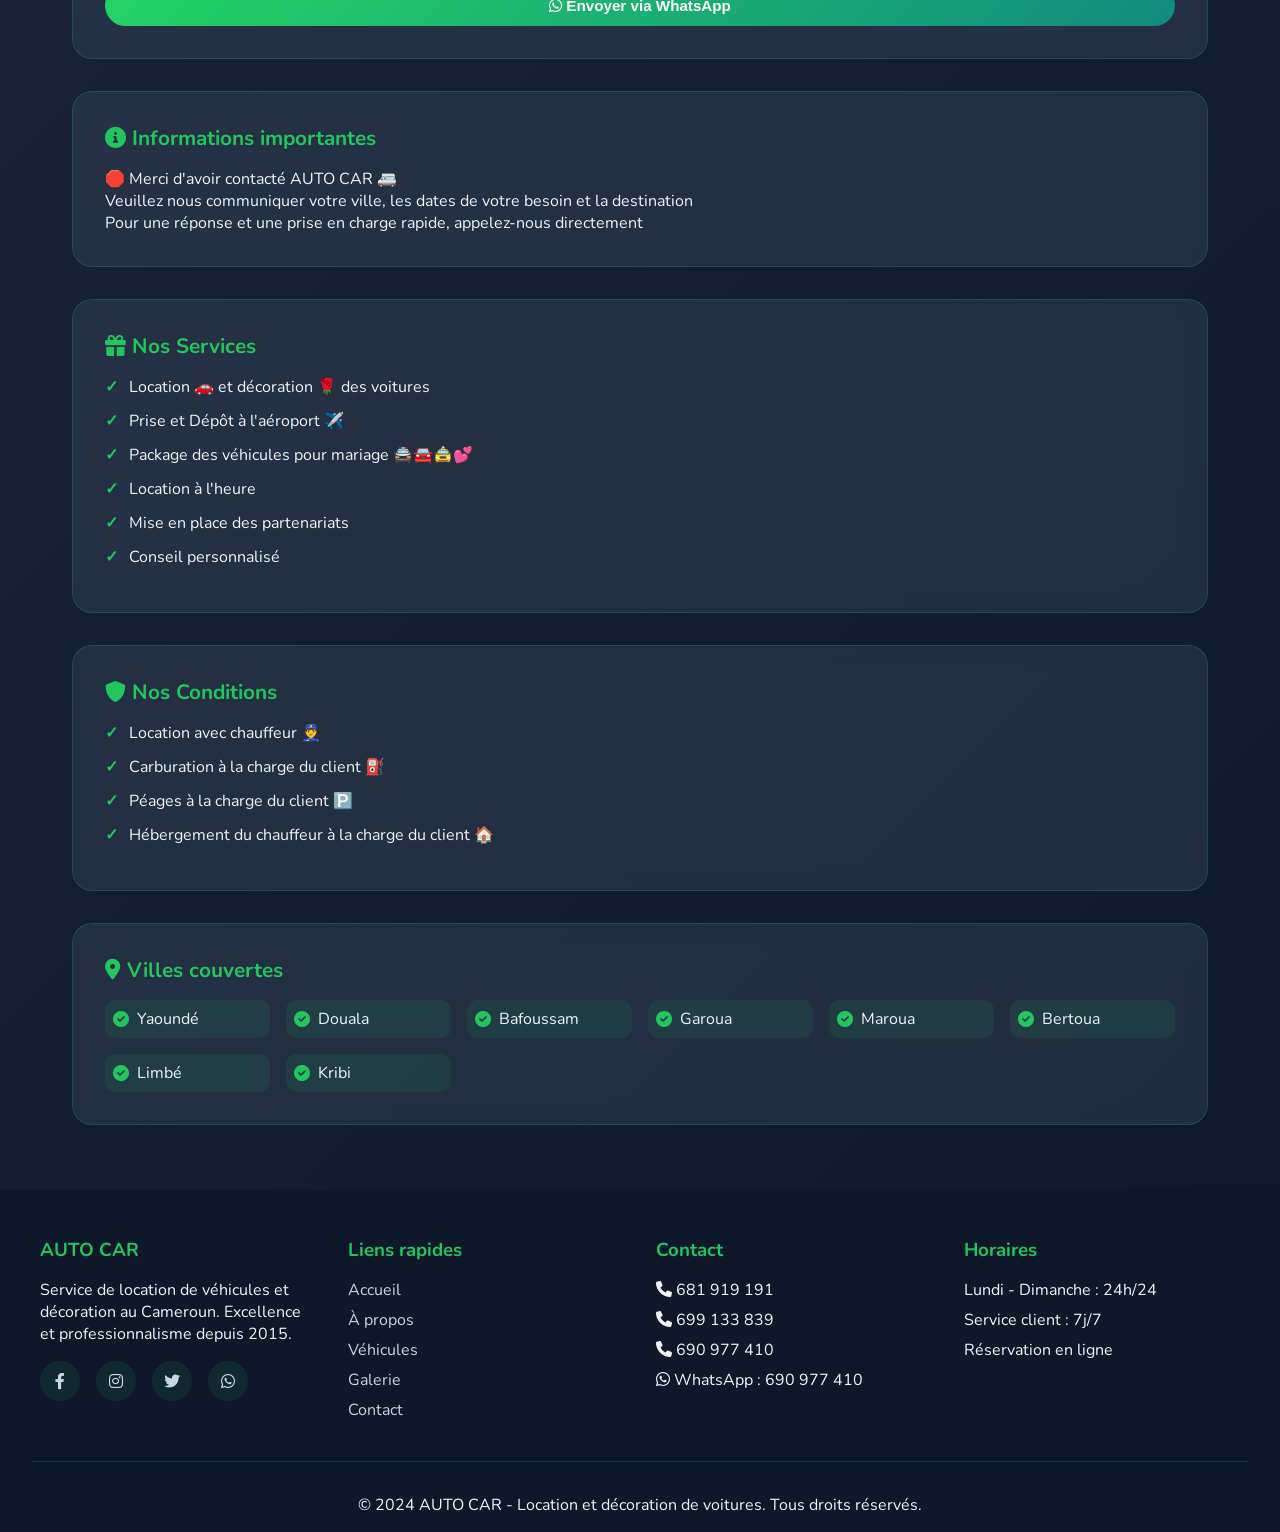
<file: contact.html>
<!DOCTYPE html>
<html lang="fr">
<head>
    <meta charset="UTF-8">
    <meta name="viewport" content="width=device-width, initial-scale=1.0">
    <title>AUTO CAR - Contact | Réservation et informations</title>
    <meta name="description" content="Contactez AUTO CAR pour vos réservations. Disponibles 24h/24 au 681 919 191. Location de véhicules et décoration au Cameroun.">
    <link rel="icon" type="image/png" href="images/autocarlogo.jpg">
    <link rel="stylesheet" href="css/style.css">
    <link rel="stylesheet" href="https://cdnjs.cloudflare.com/ajax/libs/font-awesome/6.0.0/css/all.min.css">
    <link href="https://unpkg.com/aos@2.3.1/dist/aos.css" rel="stylesheet">
    <style>
        /* Styles spécifiques pour la page contact */
        .contact-page-container {
            max-width: 1200px;
            margin: 0 auto;
            padding: 2rem;
        }
        
        .contact-grid {
            display: grid;
            grid-template-columns: repeat(auto-fit, minmax(300px, 1fr));
            gap: 2rem;
            margin-bottom: 2rem;
        }
        
        .contact-card {
            background: rgba(51, 65, 85, 0.5);
            backdrop-filter: blur(10px);
            padding: 2rem;
            border-radius: 20px;
            border: 1px solid rgba(34,197,94,0.2);
            transition: all 0.3s;
        }
        
        .contact-card:hover {
            transform: translateY(-5px);
            border-color: #22c55e;
        }
        
        .contact-card h3 {
            color: #22c55e;
            margin-bottom: 1.5rem;
            font-size: 1.3rem;
        }
        
        .contact-detail {
            display: flex;
            align-items: center;
            gap: 1rem;
            margin-bottom: 1rem;
            padding: 0.75rem;
            background: rgba(15, 23, 42, 0.5);
            border-radius: 10px;
            transition: all 0.3s;
        }
        
        .contact-detail:hover {
            background: rgba(34, 197, 94, 0.1);
            transform: translateX(5px);
        }
        
        .contact-detail i {
            width: 35px;
            height: 35px;
            display: flex;
            align-items: center;
            justify-content: center;
            background: #22c55e;
            border-radius: 50%;
            color: white;
            font-size: 1rem;
        }
        
        .contact-detail a, .contact-detail span {
            color: #e2e8f0;
            text-decoration: none;
            font-size: 1.1rem;
        }
        
        .contact-detail a:hover {
            color: #22c55e;
        }
        
        .info-box {
            background: rgba(51, 65, 85, 0.5);
            backdrop-filter: blur(10px);
            padding: 2rem;
            border-radius: 20px;
            margin-bottom: 2rem;
            border: 1px solid rgba(34,197,94,0.2);
        }
        
        .info-box h3 {
            color: #22c55e;
            margin-bottom: 1rem;
            font-size: 1.3rem;
        }
        
        .info-box ul {
            list-style: none;
            padding-left: 0;
        }
        
        .info-box ul li {
            margin-bottom: 0.75rem;
            padding-left: 1.5rem;
            position: relative;
        }
        
        .info-box ul li:before {
            content: "✓";
            position: absolute;
            left: 0;
            color: #22c55e;
            font-weight: bold;
        }
        
        .cities-grid {
            display: grid;
            grid-template-columns: repeat(auto-fit, minmax(150px, 1fr));
            gap: 1rem;
            margin-top: 1rem;
        }
        
        .city-item {
            display: flex;
            align-items: center;
            gap: 0.5rem;
            padding: 0.5rem;
            background: rgba(34, 197, 94, 0.1);
            border-radius: 10px;
        }
        
        .city-item i {
            color: #22c55e;
        }
        
        .form-group {
            margin-bottom: 1.5rem;
        }
        
        .form-group label {
            display: block;
            margin-bottom: 0.5rem;
            color: #e2e8f0;
            font-weight: 500;
        }
        
        .form-group input, .form-group textarea, .form-group select {
            width: 100%;
            padding: 0.75rem 1rem;
            background: rgba(15, 23, 42, 0.8);
            border: 1px solid rgba(34, 197, 94, 0.3);
            border-radius: 10px;
            color: white;
            font-family: 'Nunito', sans-serif;
            transition: all 0.3s;
        }
        
        .form-group input:focus, .form-group textarea:focus, .form-group select:focus {
            outline: none;
            border-color: #22c55e;
            box-shadow: 0 0 10px rgba(34, 197, 94, 0.2);
        }
        
        .btn-block {
            width: 100%;
            margin-top: 1rem;
        }
        
        @media (max-width: 768px) {
            .contact-page-container {
                padding: 1rem;
            }
            
            .contact-detail a, .contact-detail span {
                font-size: 0.9rem;
            }
        }
    </style>
</head>
<body>
    <nav class="navbar" id="navbar">
        <div class="nav-container">
            <div class="logo">
                <img src="images/autocarlogo.jpg" alt="AUTO CAR Logo" onerror="this.src='images/auto.jpg'">
                <div>
                    <h1>AUTO CAR</h1>
                    <p>Service de Location et Décoration</p>
                </div>
            </div>
            <ul class="nav-links">
                <li><a href="index.html">Accueil</a></li>
                <li><a href="apropos.html">À propos</a></li>
                <li><a href="vehicules.html">Véhicules</a></li>
                <li><a href="gallerie.html">Galerie</a></li>
                <li><a href="contact.html" class="active">Contact</a></li>
            </ul>
        </div>
    </nav>

    <section class="hero" style="min-height: 40vh; background: linear-gradient(135deg, rgba(0,0,0,0.8) 0%, rgba(0,0,0,0.6) 100%), url('images/auto.jpg'); background-size: cover; background-position: center;">
        <div class="hero-content">
            <h1 data-aos="fade-up">Contactez-Nous</h1>
            <p data-aos="fade-up" data-aos-delay="200">Notre équipe est à votre disposition 24h/24 et 7j/7</p>
        </div>
    </section>

    <div class="contact-page-container">
        <div class="contact-grid">
            <div class="contact-card" data-aos="fade-right">
                <h3><i class="fas fa-phone-alt"></i> Nos Numéros</h3>
                <div class="contact-detail">
                    <i class="fas fa-phone-alt"></i>
                    <a href="tel:+237681919191">681 919 191</a>
                </div>
                <div class="contact-detail">
                    <i class="fas fa-phone-alt"></i>
                    <a href="tel:+237699133839">699 133 839</a>
                </div>
                <div class="contact-detail">
                    <i class="fas fa-phone-alt"></i>
                    <a href="tel:+237690977410">690 977 410</a>
                </div>
                <div class="contact-detail">
                    <i class="fas fa-phone-alt"></i>
                    <a href="tel:+237694461980">694 461 980</a>
                </div>
            </div>

            <div class="contact-card" data-aos="fade-up">
                <h3><i class="fab fa-whatsapp"></i> WhatsApp Business</h3>
                <div class="contact-detail">
                    <i class="fab fa-whatsapp"></i>
                    <a href="https://wa.me/237690977410" target="_blank">690 977 410</a>
                </div>
                <button class="btn btn-whatsapp btn-block" onclick="window.open('https://wa.me/237690977410', '_blank')" style="margin-top: 1rem;">
                    <i class="fab fa-whatsapp"></i> Nous écrire sur WhatsApp
                </button>
            </div>

            <div class="contact-card" data-aos="fade-left">
                <h3><i class="fas fa-envelope"></i> Email</h3>
                <div class="contact-detail">
                    <i class="fas fa-envelope"></i>
                    <a href="mailto:autocar@gmail.com">autocar@gmail.com</a>
                </div>
            </div>
        </div>

        <!-- Formulaire de contact -->
        <div class="info-box" data-aos="fade-up">
            <h3><i class="fas fa-paper-plane"></i> Envoyez-nous un message</h3>
            <form id="contactForm">
                <div class="form-group">
                    <label>Nom complet *</label>
                    <input type="text" id="contactName" required placeholder="Votre nom">
                </div>
                <div class="form-group">
                    <label>Téléphone *</label>
                    <input type="tel" id="contactPhone" required placeholder="Votre numéro">
                </div>
                <div class="form-group">
                    <label>Email</label>
                    <input type="email" id="contactEmail" placeholder="votre@email.com">
                </div>
                <div class="form-group">
                    <label>Ville *</label>
                    <select id="contactCity">
                        <option value="">Sélectionnez votre ville</option>
                        <option value="Yaoundé">Yaoundé</option>
                        <option value="Douala">Douala</option>
                        <option value="Bafoussam">Bafoussam</option>
                        <option value="Garoua">Garoua</option>
                        <option value="Maroua">Maroua</option>
                        <option value="Autre">Autre</option>
                    </select>
                </div>
                <div class="form-group">
                    <label>Message *</label>
                    <textarea id="contactMessage" rows="5" required placeholder="Décrivez votre besoin (dates, destination, type de véhicule...)"></textarea>
                </div>
                <button type="submit" class="btn btn-whatsapp btn-block">
                    <i class="fab fa-whatsapp"></i> Envoyer via WhatsApp
                </button>
            </form>
        </div>

        <div class="info-box" data-aos="fade-up">
            <h3><i class="fas fa-info-circle"></i> Informations importantes</h3>
            <p>🛑 Merci d'avoir contacté AUTO CAR 🚐</p>
            <p>Veuillez nous communiquer votre ville, les dates de votre besoin et la destination</p>
            <p>Pour une réponse et une prise en charge rapide, appelez-nous directement</p>
        </div>

        <div class="info-box" data-aos="fade-up">
            <h3><i class="fas fa-gift"></i> Nos Services</h3>
            <ul>
                <li>Location 🚗 et décoration 🌹 des voitures</li>
                <li>Prise et Dépôt à l'aéroport ✈️</li>
                <li>Package des véhicules pour mariage 🚔🚘🚖💕</li>
                <li>Location à l'heure</li>
                <li>Mise en place des partenariats</li>
                <li>Conseil personnalisé</li>
            </ul>
        </div>

        <div class="info-box" data-aos="fade-up">
            <h3><i class="fas fa-shield-alt"></i> Nos Conditions</h3>
            <ul>
                <li>Location avec chauffeur 👮</li>
                <li>Carburation à la charge du client ⛽</li>
                <li>Péages à la charge du client 🅿️</li>
                <li>Hébergement du chauffeur à la charge du client 🏠</li>
            </ul>
        </div>

        <!-- Villes couvertes -->
        <div class="info-box" data-aos="fade-up">
            <h3><i class="fas fa-map-marker-alt"></i> Villes couvertes</h3>
            <div class="cities-grid">
                <div class="city-item"><i class="fas fa-check-circle"></i> Yaoundé</div>
                <div class="city-item"><i class="fas fa-check-circle"></i> Douala</div>
                <div class="city-item"><i class="fas fa-check-circle"></i> Bafoussam</div>
                <div class="city-item"><i class="fas fa-check-circle"></i> Garoua</div>
                <div class="city-item"><i class="fas fa-check-circle"></i> Maroua</div>
                <div class="city-item"><i class="fas fa-check-circle"></i> Bertoua</div>
                <div class="city-item"><i class="fas fa-check-circle"></i> Limbé</div>
                <div class="city-item"><i class="fas fa-check-circle"></i> Kribi</div>
            </div>
        </div>
    </div>

    <footer>
        <div class="footer-content">
            <div class="footer-section">
                <h3>AUTO CAR</h3>
                <p>Service de location de véhicules et décoration au Cameroun. Excellence et professionnalisme depuis 2015.</p>
                <div class="social-links">
                    <a href="#"><i class="fab fa-facebook-f"></i></a>
                    <a href="#"><i class="fab fa-instagram"></i></a>
                    <a href="#"><i class="fab fa-twitter"></i></a>
                    <a href="https://wa.me/237690977410"><i class="fab fa-whatsapp"></i></a>
                </div>
            </div>
            <div class="footer-section">
                <h3>Liens rapides</h3>
                <ul>
                    <li><a href="index.html">Accueil</a></li>
                    <li><a href="apropos.html">À propos</a></li>
                    <li><a href="vehicules.html">Véhicules</a></li>
                    <li><a href="gallerie.html">Galerie</a></li>
                    <li><a href="contact.html">Contact</a></li>
                </ul>
            </div>
            <div class="footer-section">
                <h3>Contact</h3>
                <ul>
                    <li><i class="fas fa-phone"></i> 681 919 191</li>
                    <li><i class="fas fa-phone"></i> 699 133 839</li>
                    <li><i class="fas fa-phone"></i> 690 977 410</li>
                    <li><i class="fab fa-whatsapp"></i> WhatsApp : 690 977 410</li>
                </ul>
            </div>
            <div class="footer-section">
                <h3>Horaires</h3>
                <ul>
                    <li>Lundi - Dimanche : 24h/24</li>
                    <li>Service client : 7j/7</li>
                    <li>Réservation en ligne</li>
                </ul>
            </div>
        </div>
        <div class="footer-bottom">
            <p>&copy; 2024 AUTO CAR - Location et décoration de voitures. Tous droits réservés.</p>
        </div>
    </footer>

    <script src="https://unpkg.com/aos@2.3.1/dist/aos.js"></script>
    <script>
        AOS.init({ duration: 1000, once: true });
        
        window.addEventListener('scroll', function() {
            const navbar = document.getElementById('navbar');
            if (window.scrollY > 50) navbar.classList.add('scrolled');
            else navbar.classList.remove('scrolled');
        });

        document.getElementById('contactForm').addEventListener('submit', function(e) {
            e.preventDefault();
            const name = document.getElementById('contactName').value;
            const phone = document.getElementById('contactPhone').value;
            const email = document.getElementById('contactEmail').value;
            const city = document.getElementById('contactCity').value;
            const message = document.getElementById('contactMessage').value;
            
            let whatsappMessage = `🛑 NOUVEAU MESSAGE AUTO CAR 🚐%0A%0A`;
            whatsappMessage += `📝 Nom: ${name}%0A`;
            whatsappMessage += `📞 Téléphone: ${phone}%0A`;
            if(email) whatsappMessage += `📧 Email: ${email}%0A`;
            if(city) whatsappMessage += `📍 Ville: ${city}%0A`;
            whatsappMessage += `💬 Message: ${message}%0A%0A`;
            whatsappMessage += `🛑 Merci de me contacter pour une réservation rapide.`;
            
            window.open(`https://wa.me/237690977410?text=${whatsappMessage}`, '_blank');
            this.reset();
            alert('✓ Message préparé ! Vous allez être redirigé vers WhatsApp pour confirmer l\'envoi.');
        });
    </script>
</body>
</html>
</file>
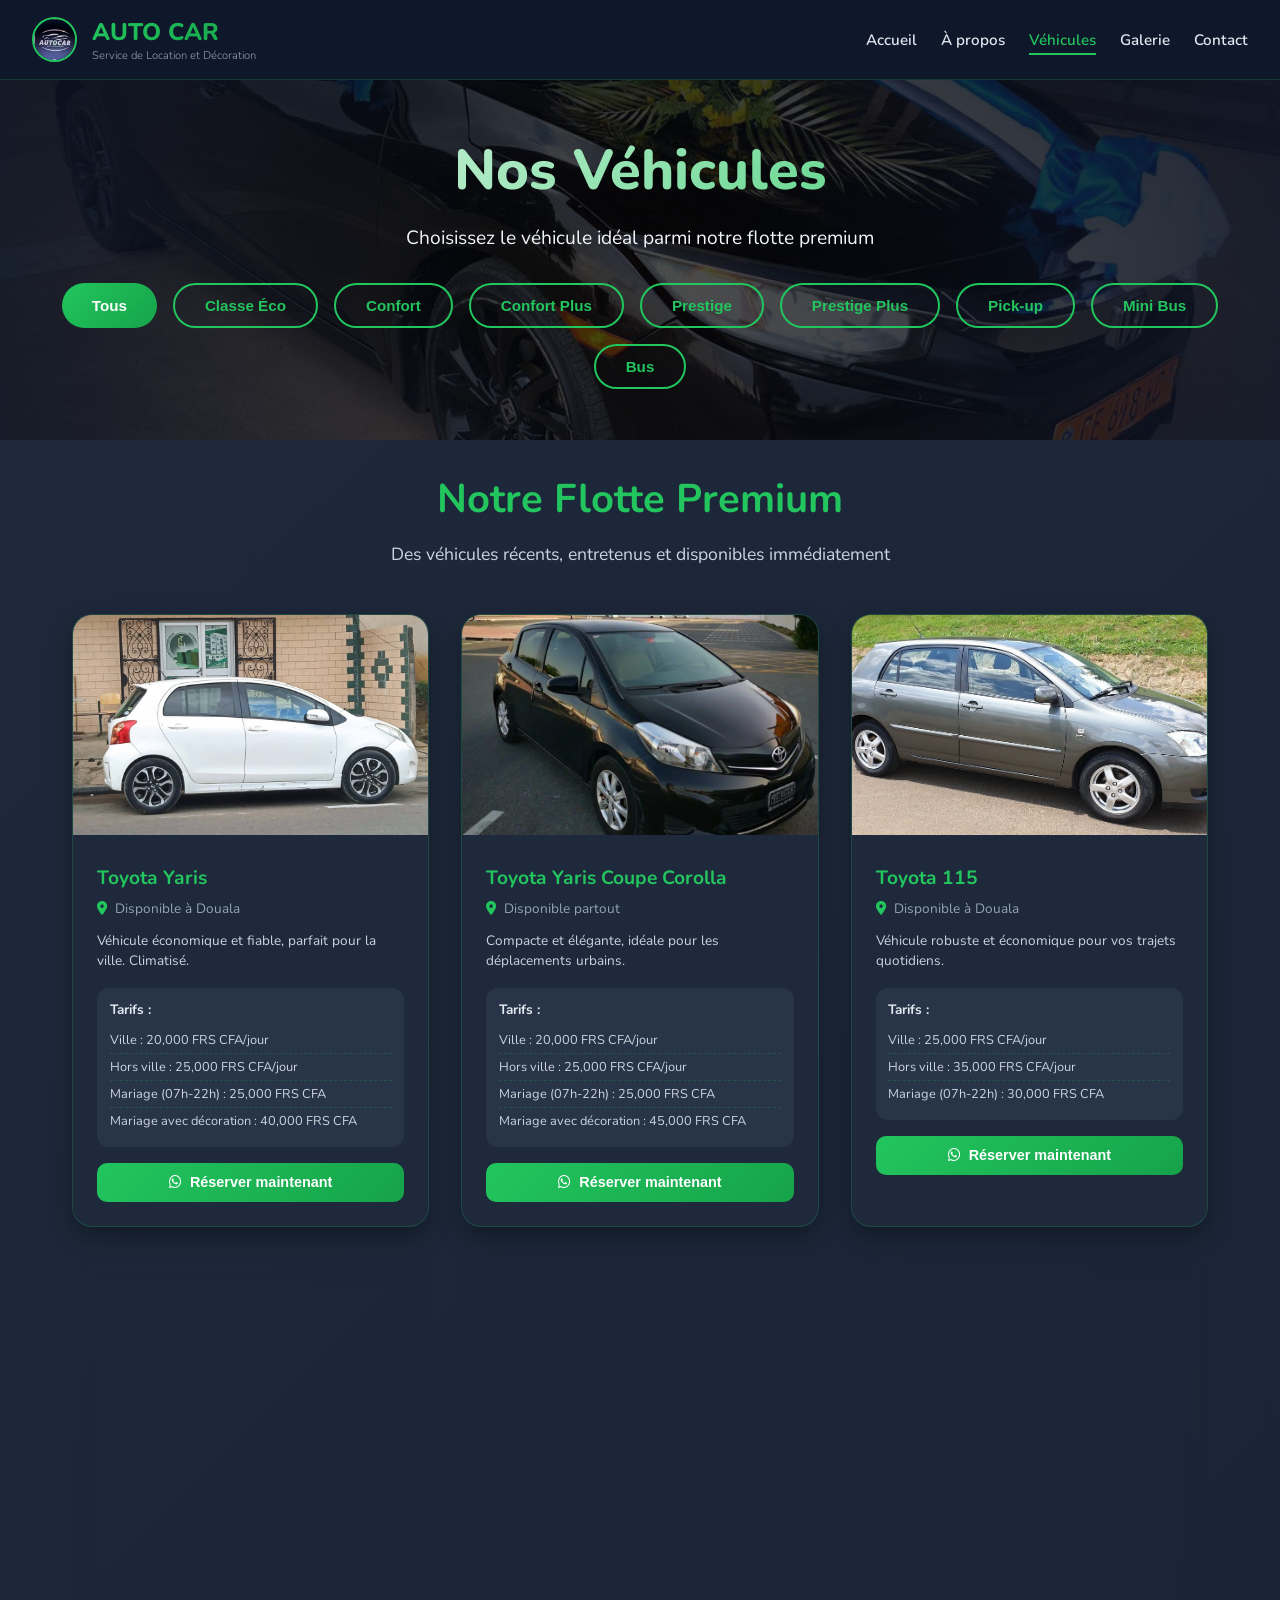
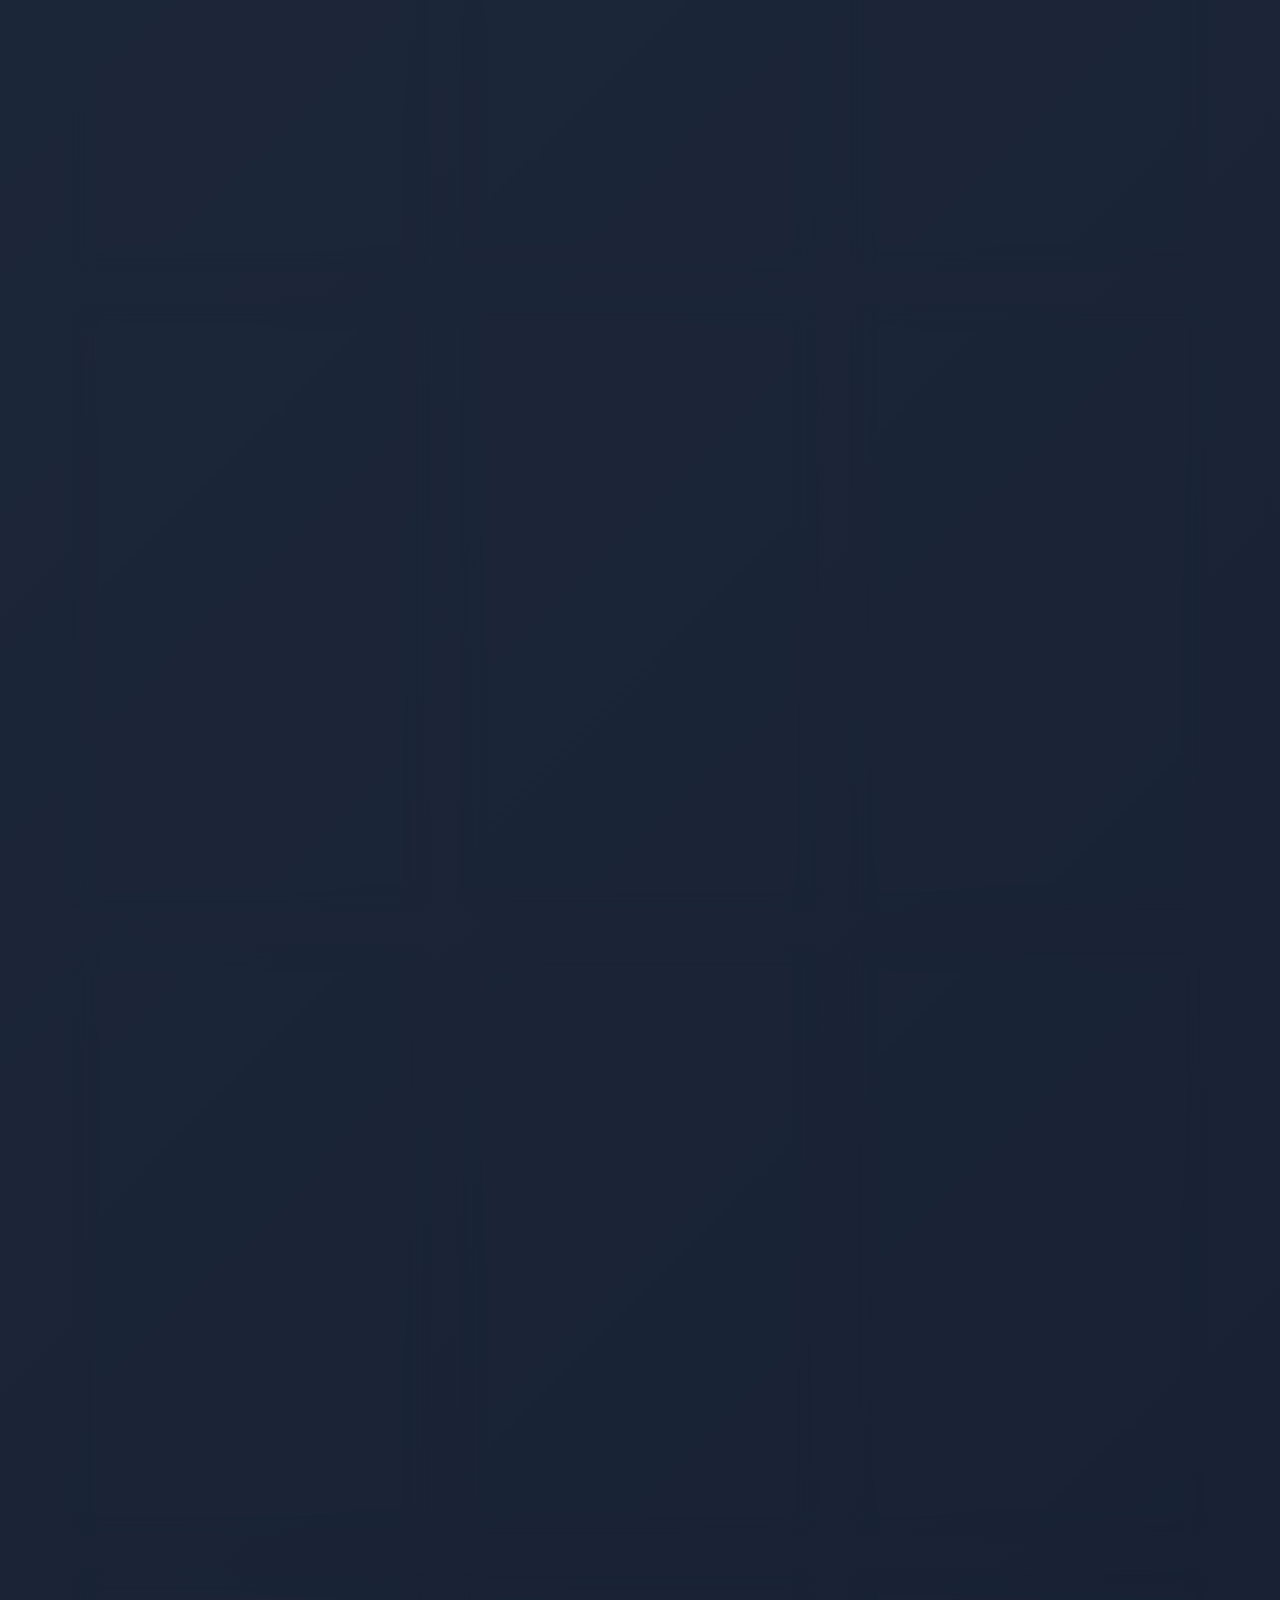
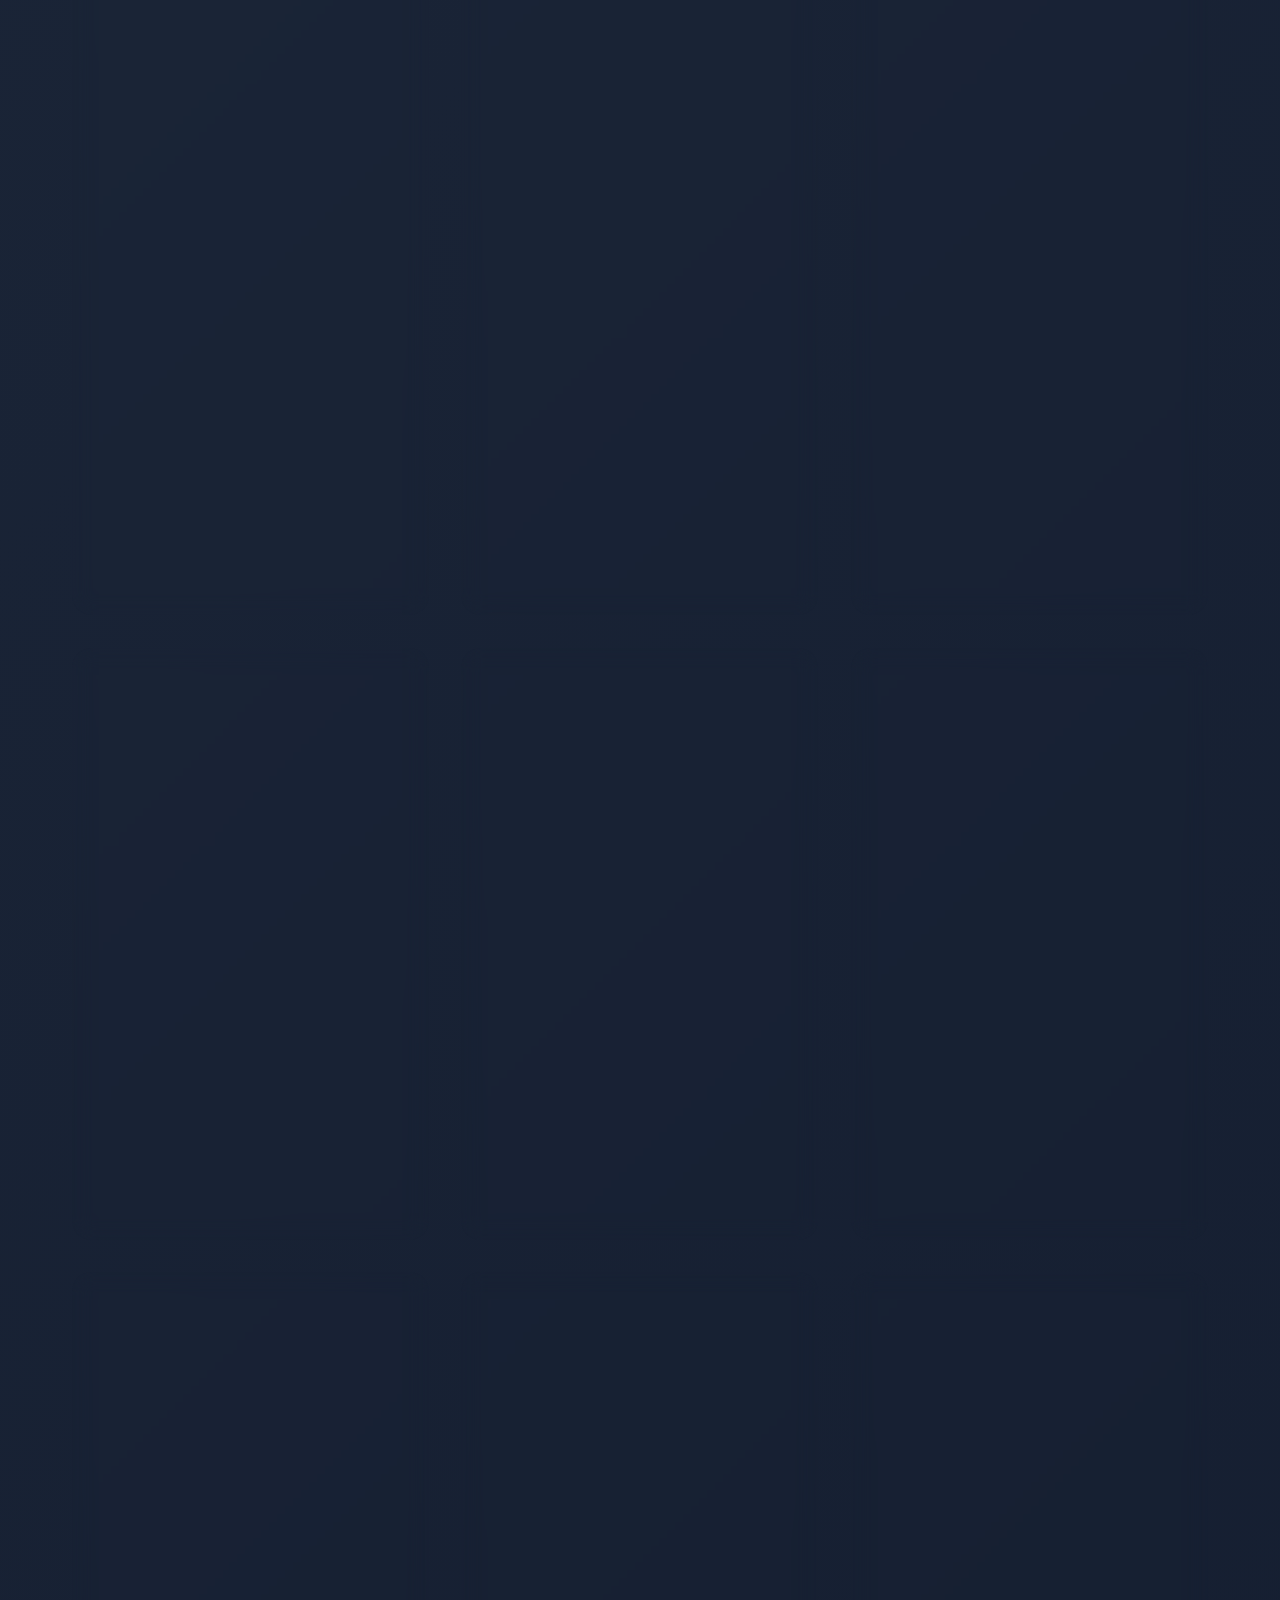
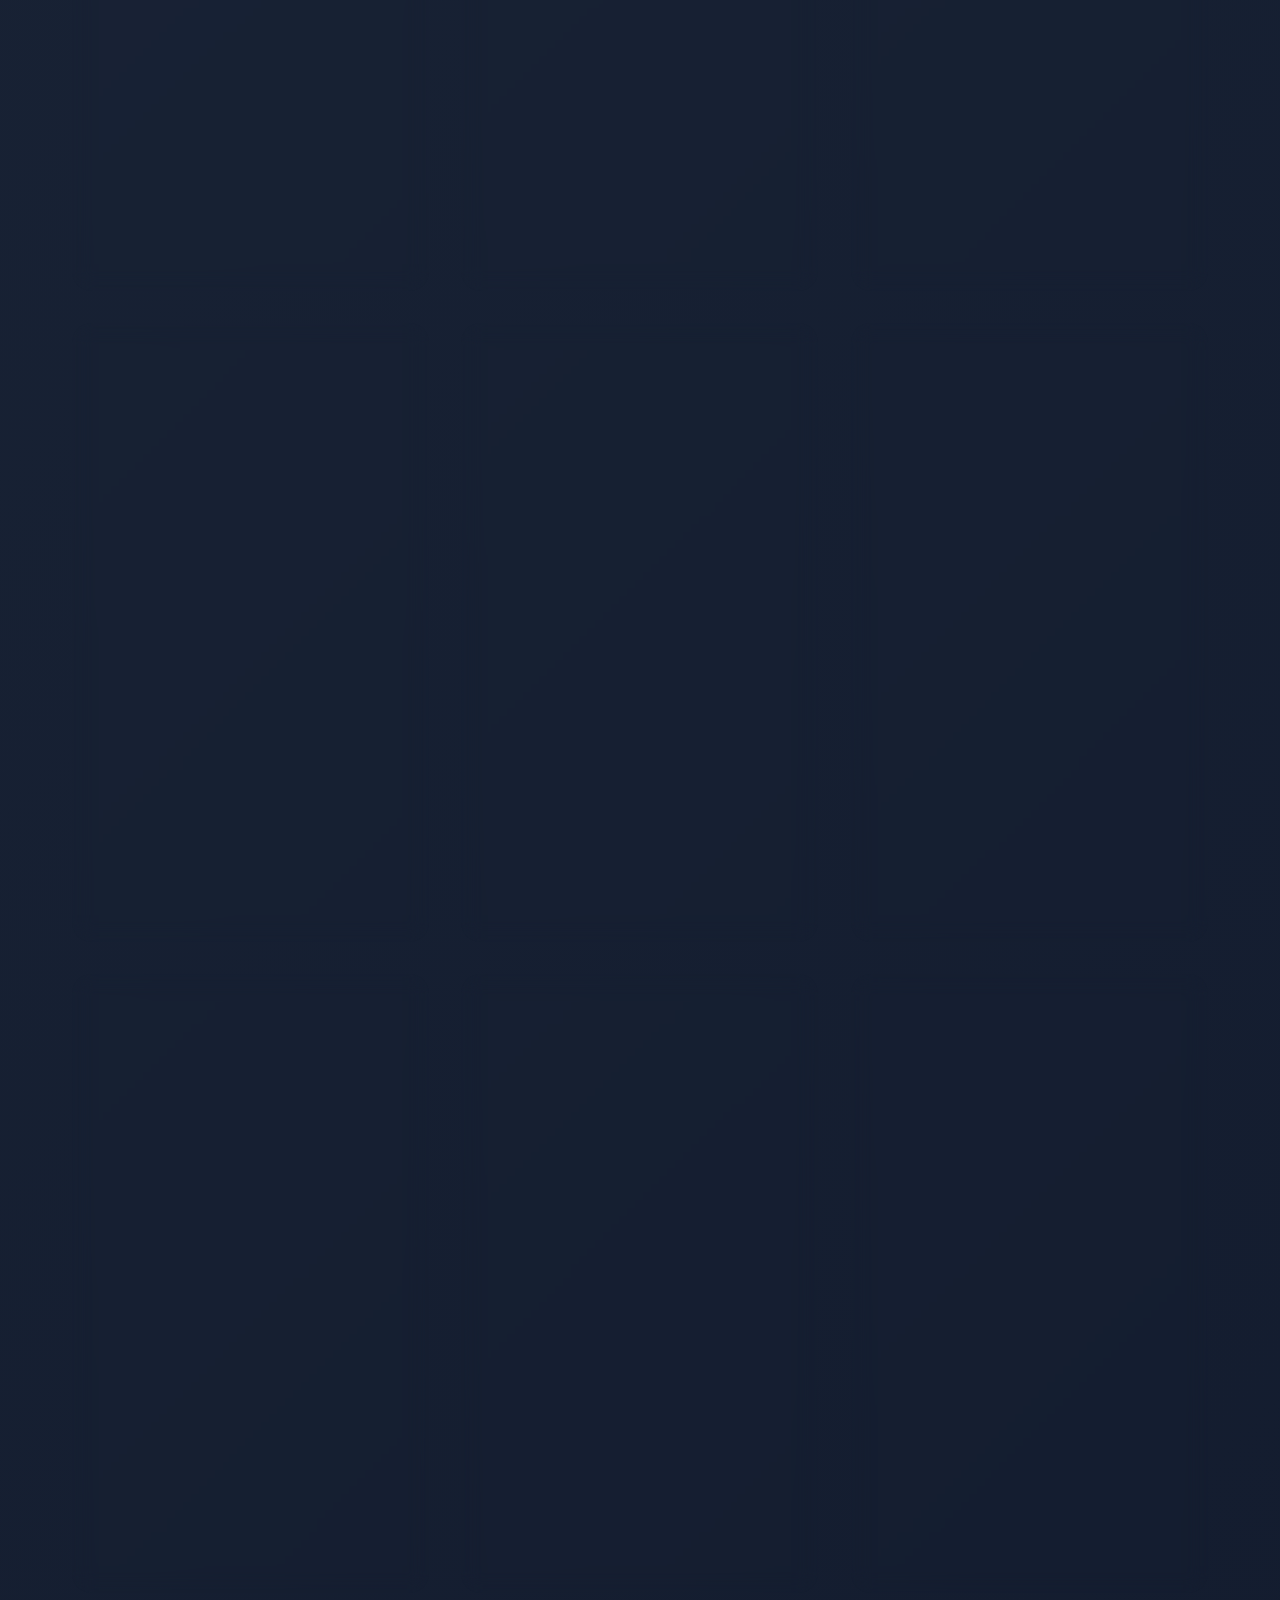
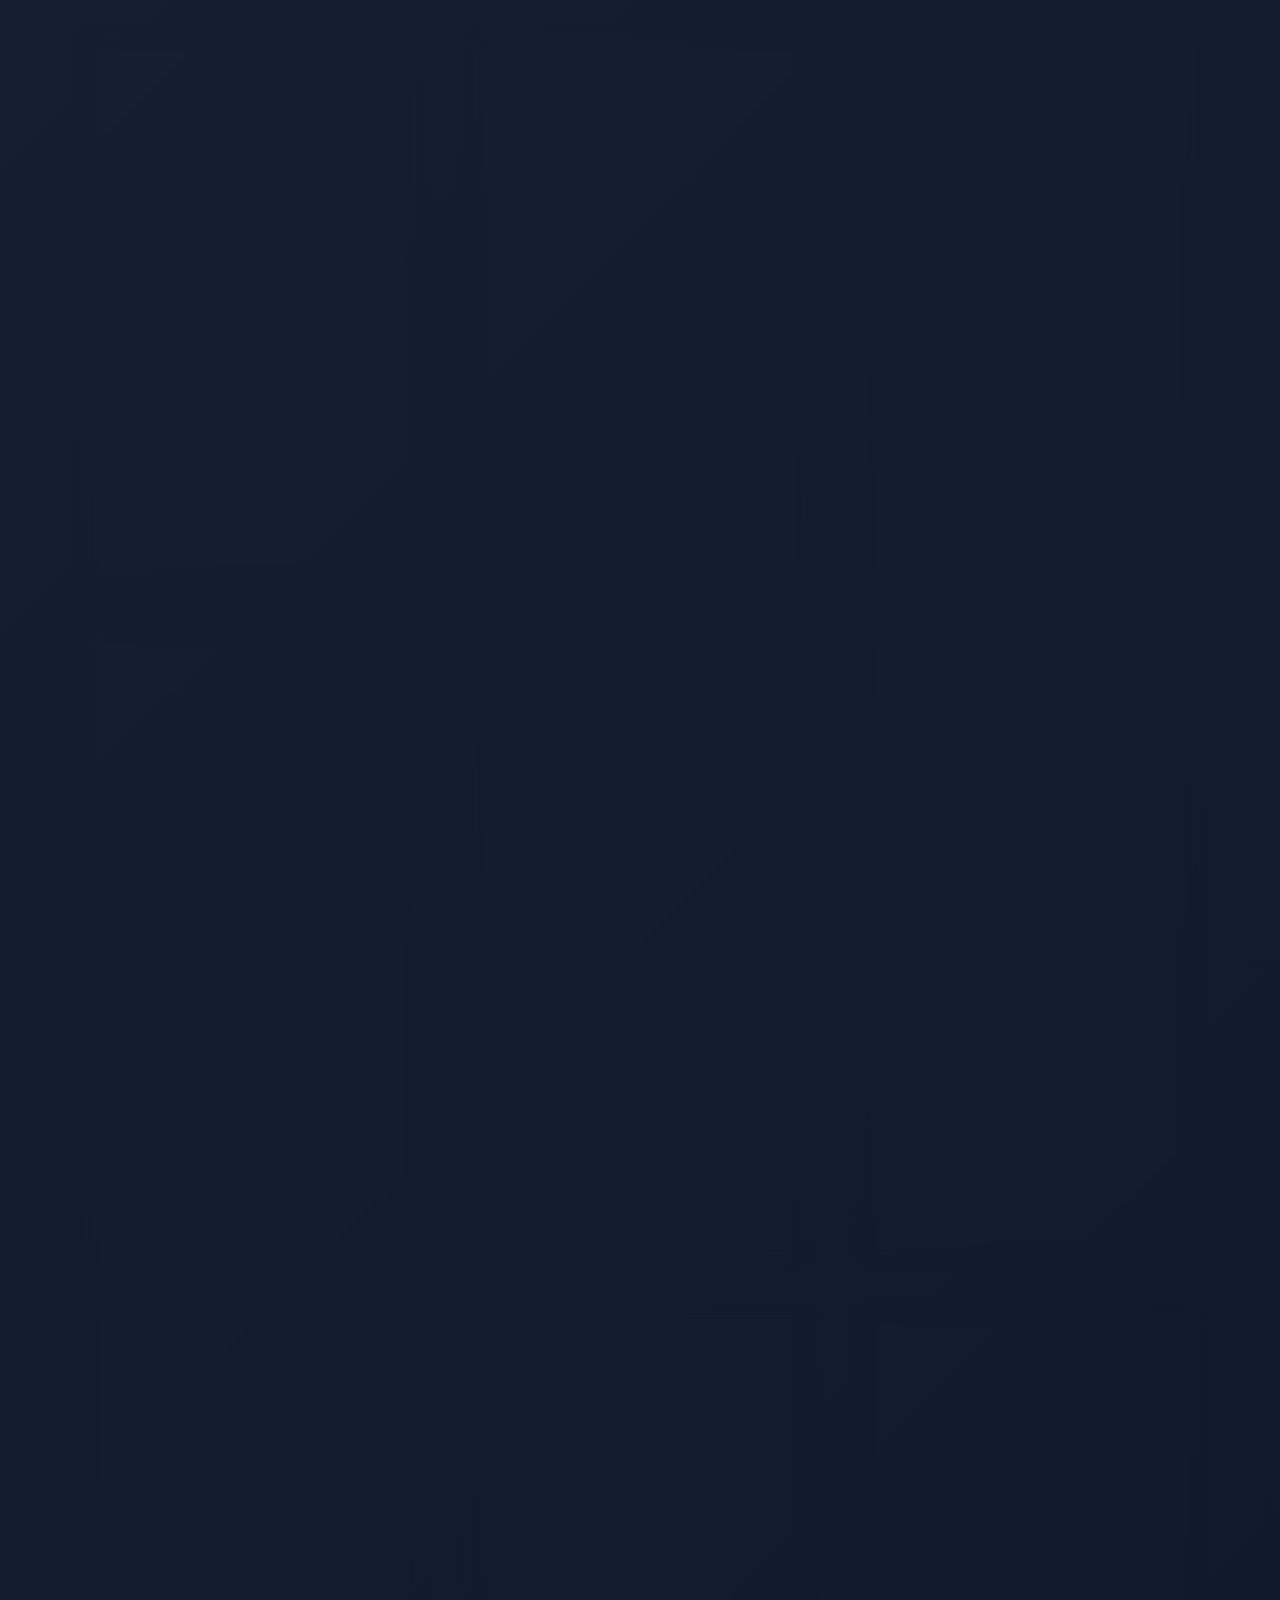
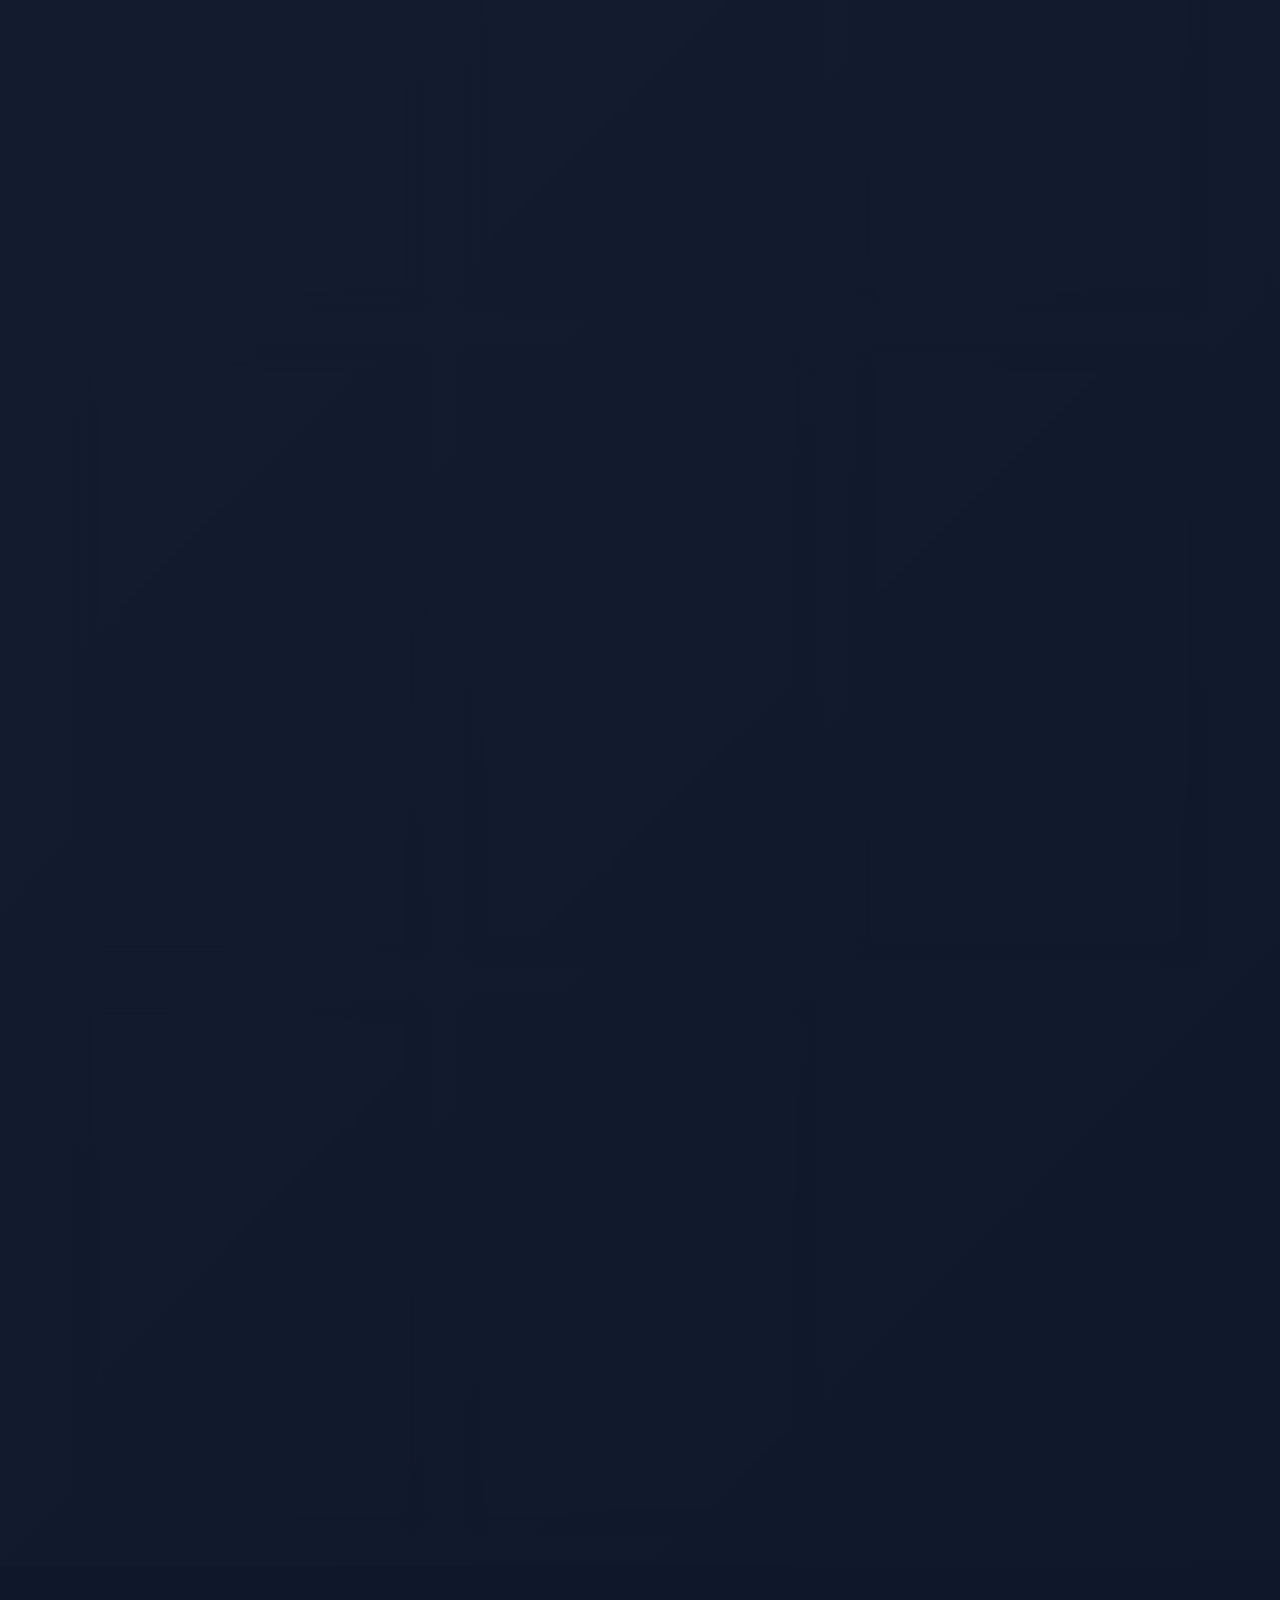
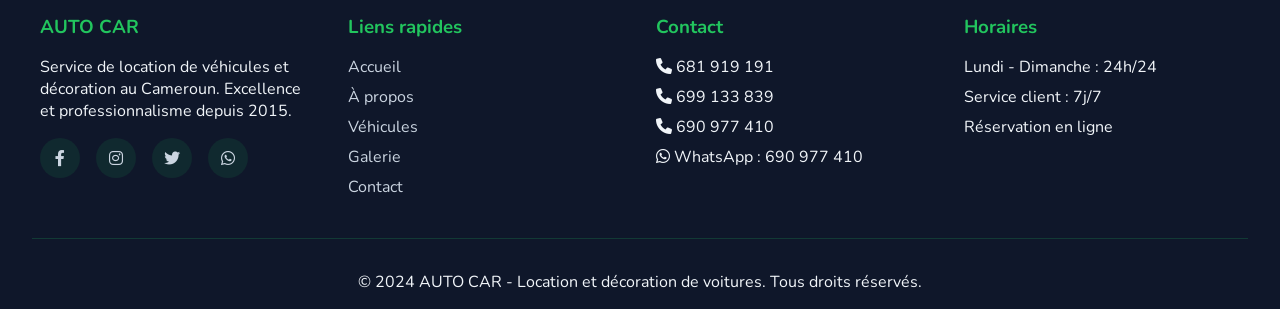
<file: vehicules.html>
<!DOCTYPE html>
<html lang="fr">
<head>
    <meta charset="UTF-8">
    <meta name="viewport" content="width=device-width, initial-scale=1.0, user-scalable=yes">
    <title>AUTO CAR - Nos Véhicules | Location de voitures au Cameroun</title>
    <meta name="description" content="Découvrez notre flotte de véhicules : Classe Éco, Confort, Confort Plus, Prestige, Prestige Plus, Pick-up, Mini Bus, Bus. Location avec chauffeur au Cameroun.">
    <link rel="icon" type="image/png" href="images/autocarlogo.jpg">
    <link rel="stylesheet" href="css/style.css">
    <link rel="stylesheet" href="https://cdnjs.cloudflare.com/ajax/libs/font-awesome/6.0.0/css/all.min.css">
    <link href="https://unpkg.com/aos@2.3.1/dist/aos.css" rel="stylesheet">
    <style>
        .vehicles-container {
            max-width: 1300px;
            margin: 0 auto;
            padding: 2rem;
        }

        .vehicles-header {
            text-align: center;
            margin-bottom: 3rem;
        }

        .vehicles-header h1 {
            font-size: 2.5rem;
            color: #22c55e;
            margin-bottom: 1rem;
        }

        .vehicles-header p {
            color: #cbd5e1;
            font-size: 1.1rem;
        }

        .vehicles-filters {
            display: flex;
            justify-content: center;
            gap: 0.8rem;
            margin-bottom: 3rem;
            flex-wrap: wrap;
        }

        .filter-btn {
            padding: 0.7rem 1.5rem;
            background: rgba(51, 65, 85, 0.5);
            border: 1px solid rgba(34, 197, 94, 0.3);
            border-radius: 50px;
            color: #e2e8f0;
            cursor: pointer;
            transition: all 0.3s;
            font-weight: 600;
            font-size: 0.9rem;
        }

        .filter-btn:hover, .filter-btn.active {
            background: #22c55e;
            border-color: #22c55e;
            color: white;
            transform: translateY(-2px);
        }

        .vehicles-grid {
            display: grid;
            grid-template-columns: repeat(3, 1fr);
            gap: 2rem;
        }

        .vehicle-card {
            background: #1e293b;
            border-radius: 20px;
            overflow: hidden;
            box-shadow: 0 10px 25px rgba(0,0,0,0.3);
            transition: all 0.4s ease;
        }

        .vehicle-card:hover {
            transform: translateY(-8px);
            box-shadow: 0 20px 40px rgba(34,197,94,0.3);
        }

        .vehicle-card img {
            width: 100%;
            height: 220px;
            object-fit: cover;
            transition: transform 0.5s ease;
        }

        .vehicle-card:hover img {
            transform: scale(1.05);
        }

        .vehicle-info {
            padding: 1.5rem;
        }

        .vehicle-info h3 {
            color: #22c55e;
            margin-bottom: 0.5rem;
            font-size: 1.2rem;
        }

        .vehicle-location {
            font-size: 0.85rem;
            color: #94a3b8;
            margin-bottom: 0.8rem;
            display: flex;
            align-items: center;
            gap: 0.5rem;
        }

        .vehicle-location i {
            color: #22c55e;
        }

        .vehicle-description {
            color: #cbd5e1;
            font-size: 0.85rem;
            line-height: 1.5;
            margin-bottom: 1rem;
        }

        .price-list {
            background: rgba(51, 65, 85, 0.5);
            padding: 0.8rem;
            border-radius: 12px;
            margin: 1rem 0;
        }

        .price-list h4 {
            margin-bottom: 0.5rem;
            color: #e2e8f0;
            font-size: 0.85rem;
        }

        .price-list ul {
            list-style: none;
            padding-left: 0;
        }

        .price-list li {
            padding: 0.25rem 0;
            font-size: 0.8rem;
            color: #cbd5e1;
            border-bottom: 1px dashed rgba(34,197,94,0.2);
        }

        .price-list li:last-child {
            border-bottom: none;
        }

        .btn-reserver {
            width: 100%;
            margin-top: 1rem;
            background: linear-gradient(135deg, #22c55e, #16a34a);
            border: none;
            padding: 0.7rem;
            border-radius: 10px;
            font-weight: bold;
            color: white;
            cursor: pointer;
            transition: all 0.3s;
            font-size: 0.9rem;
            display: flex;
            align-items: center;
            justify-content: center;
            gap: 0.5rem;
        }

        .btn-reserver:hover {
            background: #16a34a;
            transform: scale(1.02);
            box-shadow: 0 5px 15px rgba(34,197,94,0.4);
        }

        .modal {
            display: none;
            position: fixed;
            z-index: 2000;
            left: 0;
            top: 0;
            width: 100%;
            height: 100%;
            background: rgba(0,0,0,0.9);
            backdrop-filter: blur(5px);
        }

        .modal-content {
            background: linear-gradient(135deg, #1e293b, #0f172a);
            margin: 10% auto;
            padding: 2rem;
            border-radius: 20px;
            max-width: 450px;
            width: 90%;
            color: white;
            border: 1px solid rgba(34,197,94,0.3);
        }

        .modal-header {
            display: flex;
            justify-content: space-between;
            align-items: center;
            margin-bottom: 1.5rem;
            border-bottom: 1px solid rgba(34,197,94,0.3);
            padding-bottom: 1rem;
        }

        .modal-header h3 {
            color: #22c55e;
            font-size: 1.2rem;
        }

        .close {
            font-size: 1.8rem;
            cursor: pointer;
            transition: color 0.3s;
        }

        .close:hover {
            color: #22c55e;
        }

        .form-group {
            margin-bottom: 1.2rem;
        }

        .form-group label {
            display: block;
            margin-bottom: 0.5rem;
            color: #e2e8f0;
            font-weight: 500;
        }

        .form-group select,
        .form-group textarea {
            width: 100%;
            padding: 0.75rem;
            border-radius: 10px;
            border: 1px solid rgba(34,197,94,0.3);
            background: rgba(15, 23, 42, 0.8);
            color: white;
            font-family: 'Nunito', sans-serif;
        }

        .form-group select:focus,
        .form-group textarea:focus {
            outline: none;
            border-color: #22c55e;
        }

        @keyframes fadeInUp {
            from {
                opacity: 0;
                transform: translateY(30px);
            }
            to {
                opacity: 1;
                transform: translateY(0);
            }
        }

        .vehicle-card {
            animation: fadeInUp 0.5s ease forwards;
        }

        @media (max-width: 1024px) {
            .vehicles-grid {
                grid-template-columns: repeat(2, 1fr);
                gap: 1.5rem;
            }
        }

        @media (max-width: 768px) {
            .vehicles-header h1 {
                font-size: 2rem;
            }
            .filter-btn {
                padding: 0.5rem 1rem;
                font-size: 0.8rem;
            }
        }

        @media (max-width: 600px) {
            .vehicles-grid {
                grid-template-columns: 1fr;
            }
            .vehicles-container {
                padding: 1rem;
            }
            .modal-content {
                margin: 30% auto;
                padding: 1.5rem;
            }
        }

        .no-results {
            text-align: center;
            padding: 4rem;
            background: rgba(51, 65, 85, 0.5);
            border-radius: 20px;
            color: #cbd5e1;
            grid-column: 1 / -1;
        }

        .no-results i {
            font-size: 3rem;
            color: #22c55e;
            margin-bottom: 1rem;
        }
    </style>
</head>
<body>
    <nav class="navbar" id="navbar">
        <div class="nav-container">
            <div class="logo">
                <img src="images/autocarlogo.jpg" alt="AUTO CAR Logo" onerror="this.src='images/auto.jpg'">
                <div>
                    <h1>AUTO CAR</h1>
                    <p>Service de Location et Décoration</p>
                </div>
            </div>
            <ul class="nav-links">
                <li><a href="index.html">Accueil</a></li>
                <li><a href="apropos.html">À propos</a></li>
                <li><a href="vehicules.html" class="active">Véhicules</a></li>
                <li><a href="gallerie.html">Galerie</a></li>
                <li><a href="contact.html">Contact</a></li>
            </ul>
        </div>
    </nav>

    <section class="hero" style="min-height: 40vh; background: linear-gradient(135deg, rgba(0,0,0,0.8) 0%, rgba(0,0,0,0.6) 100%), url('images/auto.jpg'); background-size: cover; background-position: center;">
        <div class="hero-content">
            <h1 data-aos="fade-up">Nos Véhicules</h1>
            <p data-aos="fade-up" data-aos-delay="200">Choisissez le véhicule idéal parmi notre flotte premium</p>
            <div class="hero-buttons" data-aos="fade-up" data-aos-delay="300">
                <button class="btn filter-trigger active" data-filter="all">Tous</button>
                <button class="btn btn-outline filter-trigger" data-filter="eco">Classe Éco</button>
                <button class="btn btn-outline filter-trigger" data-filter="confort">Confort</button>
                <button class="btn btn-outline filter-trigger" data-filter="confortplus">Confort Plus</button>
                <button class="btn btn-outline filter-trigger" data-filter="prestige">Prestige</button>
                <button class="btn btn-outline filter-trigger" data-filter="prestigeplus">Prestige Plus</button>
                <button class="btn btn-outline filter-trigger" data-filter="pickup">Pick-up</button>
                <button class="btn btn-outline filter-trigger" data-filter="minibus">Mini Bus</button>
                <button class="btn btn-outline filter-trigger" data-filter="bus">Bus</button>
                <!-- <button class="btn btn-outline filter-trigger" data-filter="wedding">Mariage</button> -->
            </div>
        </div>
    </section>

    <div class="vehicles-container">
        <div class="vehicles-header" data-aos="fade-up">
            <h1>Notre Flotte Premium</h1>
            <p>Des véhicules récents, entretenus et disponibles immédiatement</p>
        </div>
        <div id="vehiclesContainer" class="vehicles-grid"></div>
    </div>

    <!-- Modal de réservation -->
    <div id="reservationModal" class="modal">
        <div class="modal-content">
            <div class="modal-header">
                <h3>Réserver <span id="modalVehicleName"></span></h3>
                <span class="close" onclick="closeModal()">&times;</span>
            </div>
            <form id="reservationForm">
                <div class="form-group">
                    <label>Type de location :</label>
                    <select id="reservationType" required>
                        <option value="inCity">Dans la ville</option>
                        <option value="outCity">Hors ville</option>
                        <option value="outCityMultiDay">Hors ville (plusieurs jours)</option>
                        <option value="outCityRoundTrip">Aller/Retour Hors ville</option>
                        <option value="wedding">Mariage sans décoration</option>
                        <option value="weddingWithDeco">Mariage avec décoration</option>
                    </select>
                </div>
                <div class="form-group">
                    <label>Détails supplémentaires :</label>
                    <textarea id="reservationDetails" rows="4" placeholder="Veuillez indiquer votre ville, les dates souhaitées et la destination..."></textarea>
                </div>
                <button type="button" class="btn-reserver" onclick="confirmReservation()">
                    <i class="fab fa-whatsapp"></i> Confirmer via WhatsApp
                </button>
            </form>
        </div>
    </div>

    <footer>
        <div class="footer-content">
            <div class="footer-section">
                <h3>AUTO CAR</h3>
                <p>Service de location de véhicules et décoration au Cameroun. Excellence et professionnalisme depuis 2015.</p>
                <div class="social-links">
                    <a href="#"><i class="fab fa-facebook-f"></i></a>
                    <a href="#"><i class="fab fa-instagram"></i></a>
                    <a href="#"><i class="fab fa-twitter"></i></a>
                    <a href="https://wa.me/237690977410"><i class="fab fa-whatsapp"></i></a>
                </div>
            </div>
            <div class="footer-section">
                <h3>Liens rapides</h3>
                <ul>
                    <li><a href="index.html">Accueil</a></li>
                    <li><a href="apropos.html">À propos</a></li>
                    <li><a href="vehicules.html">Véhicules</a></li>
                    <li><a href="gallerie.html">Galerie</a></li>
                    <li><a href="contact.html">Contact</a></li>
                </ul>
            </div>
            <div class="footer-section">
                <h3>Contact</h3>
                <ul>
                    <li><i class="fas fa-phone"></i> 681 919 191</li>
                    <li><i class="fas fa-phone"></i> 699 133 839</li>
                    <li><i class="fas fa-phone"></i> 690 977 410</li>
                    <li><i class="fab fa-whatsapp"></i> WhatsApp : 690 977 410</li>
                </ul>
            </div>
            <div class="footer-section">
                <h3>Horaires</h3>
                <ul>
                    <li>Lundi - Dimanche : 24h/24</li>
                    <li>Service client : 7j/7</li>
                    <li>Réservation en ligne</li>
                </ul>
            </div>
        </div>
        <div class="footer-bottom">
            <p>&copy; 2024 AUTO CAR - Location et décoration de voitures. Tous droits réservés.</p>
        </div>
    </footer>

    <script src="https://unpkg.com/aos@2.3.1/dist/aos.js"></script>
    <script>
        AOS.init({ duration: 1000, once: true });
        
        window.addEventListener('scroll', function() {
            const navbar = document.getElementById('navbar');
            if (window.scrollY > 50) navbar.classList.add('scrolled');
            else navbar.classList.remove('scrolled');
        });

        // ============================================
        // DONNÉES DES VÉHICULES - CLASSIFICATION PAR PRIX
        // ============================================
        
        const vehiclesData = [
            // ========== CLASSE ÉCO (20 000 - 40 000 FRS) ==========
            {
                id: 1,
                name: "Toyota Yaris",
                category: "eco",
                location: "Disponible à Douala",
                mainImage: "images/TOYOTA-YARIS-2010.jpeg",
                prices: { inCity: 20000, outCity: 25000, wedding: 25000, weddingWithDeco: 40000 },
                description: "Véhicule économique et fiable, parfait pour la ville. Climatisé."
            },
            {
                id: 2,
                name: "Toyota Yaris Coupe Corolla",
                category: "eco",
                location: "Disponible partout",
                mainImage: "images/Toyota Yaris Coupe Corolla.jpg",
                prices: { inCity: 20000, outCity: 25000, wedding: 25000, weddingWithDeco: 45000 },
                description: "Compacte et élégante, idéale pour les déplacements urbains."
            },
            {
                id: 3,
                name: "Toyota 115",
                category: "eco",
                location: "Disponible à Douala",
                mainImage: "images/toyota-115.jpg",
                prices: { inCity: 25000, outCity: 35000, wedding: 30000 },
                description: "Véhicule robuste et économique pour vos trajets quotidiens."
            },
            {
                id: 4,
                name: "Nissan LMR",
                category: "eco",
                location: "Disponible à Yaoundé",
                mainImage: "images/NISSAN-LMR.jpeg",
                prices: { inCity: 25000, outCity: 30000, wedding: 35000, weddingWithDeco: 50000 },
                description: "Berline confortable et économique."
            },
            {
                id: 5,
                name: "Avensis Tête de Cochon",
                category: "eco",
                location: "Disponible à Yaoundé",
                mainImage: "images/avensis-tete-cochon.jpeg",
                prices: { inCity: 20000, outCity: 25000, outCityRoundTrip: 30000, wedding: 40000 },
                description: "Véhicule spacieux non climatisé. Idéal pour les mariages."
            },
            {
                id: 6,
                name: "Mazda 3",
                category: "eco",
                location: "Disponible à Douala",
                mainImage: "images/Mazda-3.jpg",
                prices: { inCity: 25000, outCity: 40000, wedding: 30000, weddingFull: 50000 },
                description: "Berline élégante et dynamique."
            },
            {
                id: 7,
                name: "Toyota Avensis Verso (7 places)",
                category: "eco",
                location: "Disponible à Douala",
                mainImage: "images/toyota-avensis-verso.jpg",
                prices: { inCity: 35000, outCityMultiDay: 40000, outCityRoundTrip: 50000 },
                description: "Monospace 7 places, idéal pour les familles."
            },
            {
                id: 8,
                name: "Toyota Verso",
                category: "eco",
                location: "Disponible à Yaoundé",
                mainImage: "images/toyota-verso.jpeg",
                prices: { inCity: 35000, outCityMultiDay: 45000, outCityRoundTrip: 50000, weddingFull: 70000 },
                description: "Monospace 7 places confortable."
            },
            {
                id: 9,
                name: "Mazda Elantra",
                category: "eco",
                location: "Disponible à Douala",
                mainImage: "images/mazda-elantra.jpg",
                prices: { inCity: 35000, outCity: 40000, wedding: 40000, weddingFull: 70000 },
                description: "Berline élégante et économique."
            },
            {
                id: 10,
                name: "Toyota Yaris",
                category: "eco",
                location: "Disponible à Douala",
                mainImage: "images/toyota-auris.jpeg",
                prices: { inCity: 30000, outCity: 40000, wedding: 40000 },
                description: "Berline compacte idéale pour la ville."
            },
            {
                id: 11,
                name: "RAV 4 2005",
                category: "eco",
                location: "Disponible à Yaoundé",
                mainImage: "images/RAV4.jpg",
                prices: { inCity: 40000, outCity: 50000 },
                description: "SUV compact fiable et économique."
            },
            {
                id: 12,
                name: "Hyundai Elantra",
                category: "eco",
                location: "Disponible à Douala",
                mainImage: "images/HYUNDAI-ELENTRA.jpeg",
                prices: { inCity: 40000, outCity: 50000, wedding: 50000, weddingFull: 80000 },
                description: "Berline moderne et confortable."
            },

            // ========== CONFORT (50 000 - 90 000 FRS) ==========
            {
                id: 13,
                name: "RAV 4 2009",
                category: "confort",
                location: "Disponible partout",
                mainImage: "images/RAV 4 2009.jpeg",
                prices: { inCity: 50000, outCity: 60000, wedding: 60000, weddingWithDeco: 90000, weddingFull: 80000, weddingFullWithDeco: 120000 },
                description: "SUV confortable et fiable."
            },
            {
                id: 14,
                name: "Toyota Pick-up Hilux 2008",
                category: "pickup",
                location: "Disponible à Yaoundé",
                mainImage: "images/TOYOTA PICK -UP HILUX  2008.jpeg",
                prices: { inCity: 50000, outCity: 60000 },
                description: "Pick-up robuste pour tous vos travaux."
            },
            {
                id: 15,
                name: "Suzuki Vitara",
                category: "confort",
                location: "Disponible partout",
                mainImage: "images/SUZUKI-BLACK.jpeg",
                prices: { inCity: 50000, outCity: 60000, outCityRoundTrip: 70000, wedding: 60000, weddingWithDeco: 100000, weddingFull: 100000 },
                description: "SUV compact et dynamique."
            },
            {
                id: 16,
                name: "Toyota Camry 2014",
                category: "confort",
                location: "Disponible partout",
                mainImage: "images/TOYOTA CAMRY 2014.jpeg",
                prices: { inCity: 60000, outCity: 70000, wedding: 70000, weddingFull: 120000 },
                description: "Berline de prestige, confort exceptionnel."
            },
            {
                id: 17,
                name: "Toyota Hilux",
                category: "pickup",
                location: "Disponible partout",
                mainImage: "images/TOYOTA HILUX.jpeg",
                prices: { inCity: 60000, outCity: 80000 },
                description: "Pick-up robuste et puissant."
            },
            {
                id: 18,
                name: "Pick-up Mitsubishi L200 Sport",
                category: "pickup",
                location: "Disponible à Yaoundé",
                mainImage: "images/Pick-up MITSUBISHI L200 sport.jpeg",
                prices: { inCity: 60000, outCityMultiDay: 70000, outCityRoundTrip: 80000 },
                description: "Pick-up sportif et performant."
            },
            {
                id: 19,
                name: "Hyundai Santa Fe",
                category: "suv",
                location: "Disponible partout",
                mainImage: "images/HYUNDAI 7 PLACES.jpeg",
                prices: { inCity: 60000, outCity: 70000, wedding: 80000, weddingWithDeco: 110000, weddingFull: 150000 },
                description: "SUV 7 places, confortable et spacieux."
            },
            {
                id: 20,
                name: "Toyota Elegancia",
                category: "confort",
                location: "Disponible à Douala",
                mainImage: "images/toyota-elangacia.jpeg",
                prices: { inCity: 40000, outCity: 50000, wedding: 50000, weddingFull: 80000 },
                description: "Berline élégante et confortable."
            },
            {
                id: 21,
                name: "Land Rover",
                category: "confort",
                location: "Disponible à Yaoundé",
                mainImage: "images/LAND ROVER.jpeg",
                prices: { inCity: 40000, outCity: 50000 },
                description: "SUV de luxe tout-terrain."
            },
            {
                id: 22,
                name: "Rush 2019",
                category: "confort",
                location: "Disponible à Bafoussam",
                mainImage: "images/rush 2019.jpeg",
                prices: { inCity: 75000, outCity: 90000, wedding: 90000 },
                description: "SUV spacieux pour toute la famille."
            },
            {
                id: 23,
                name: "Highlander",
                category: "confort",
                location: "Disponible partout",
                mainImage: "images/HYLANDER.jpeg",
                prices: { inCity: 75000, outCity: 85000, outCityRoundTrip: 90000, wedding: 90000, weddingFull: 150000 },
                description: "SUV familial de luxe."
            },
            {
                id: 24,
                name: "RAV 4 2015",
                category: "confort",
                location: "Disponible à Yaoundé",
                mainImage: "images/RAV 2017.jpeg",
                prices: { inCity: 75000, outCity: 85000 },
                description: "SUV moderne et confortable."
            },
            {
                id: 25,
                name: "Ford Explorer",
                category: "confort",
                location: "Disponible à Douala",
                mainImage: "images/FORD EXPLORER.jpeg",
                prices: { inCity: 80000, outCity: 100000, wedding: 100000 },
                description: "SUV américain spacieux et puissant."
            },
            {
                id: 26,
                name: "Suzuki",
                category: "confort",
                location: "Disponible à Yaoundé",
                mainImage: "images/SUZUKI VITARA.webp",
                prices: { inCity: 60000, outCity: 70000, wedding: 80000, weddingWithDeco: 110000 },
                description: "SUV compact et économique."
            },

            // ========== CONFORT PLUS (100 000 - 150 000 FRS) ==========
            // {
            //     id: 27,
            //     name: "Prado TXL 2022",
            //     category: "confortplus",
            //     location: "Disponible partout",
            //     mainImage: "images/PRADO TXL 2022.jpeg",
            //     prices: { inCity: 100000, outCityRoundTrip: 120000, outCityMultiDay: 110000, wedding: 120000, weddingFull: 200000 },
            //     description: "Prado TXL 2022 blanche, sièges beiges. Élégance et confort."
            // },
            // {
            //     id: 28,
            //     name: "Toyota Fortuner 2024",
            //     category: "confortplus",
            //     location: "Disponible partout",
            //     mainImage: "images/FORTUNER 2024.jpeg",
            //     prices: { inCity: 100000, outCityMultiDay: 120000, outCityRoundTrip: 130000, wedding: 130000, weddingWithDeco: 200000 },
            //     description: "SUV premium alliant puissance et élégance."
            // },
            {
                id: 29,
                name: "Prado TXL 2022 (Douala)",
                category: "confortplus",
                location: "Disponible à Douala",
                mainImage: "images/PRADO TXL 2022.jpeg",
                prices: { inCity: 120000, outCity: 130000, outCityRoundTrip: 140000, wedding: 130000, weddingFull: 200000 },
                description: "Prado TXL 2022, confort et puissance."
            },
            {
                id: 30,
                name: "Mercedes E 350",
                category: "confortplus",
                location: "Disponible partout",
                mainImage: "images/MERCEDES CLASS E.jpeg",
                prices: { inCity: 130000 },
                description: "Berline de luxe allemande."
            },
            {
                id: 31,
                name: "Fortuner 2024 (Bafoussam)",
                category: "confortplus",
                location: "Disponible à Bafoussam",
                mainImage: "images/Toyota fortuner 2024.jpg",
                prices: { inCity: 120000, outCity: 150000, wedding: 150000 },
                description: "SUV premium disponible à Bafoussam."
            },
            {
                id: 32,
                name: "Prado 2024 (Bafoussam)",
                category: "confortplus",
                location: "Disponible à Bafoussam",
                mainImage: "images/PRADO 2024.jpeg",
                prices: { inCity: 150000, outCity: 175000, wedding: 175000 },
                description: "Le nouveau Prado 2024, design moderne."
            },
            {
                id: 33,
                name: "Mini Bus Climatisé",
                category: "minibus",
                location: "Disponible à Yaoundé",
                mainImage: "images/MINI BUS CLIMATISE.jpeg",
                prices: { inCity: 150000, outCity: 150000 },
                description: "Mini bus climatisé pour groupes. Ville : carburant inclus."
            },

            // ========== PRESTIGE (160 000 - 200 000 FRS) ==========
            {
                id: 34,
                name: "Jetour T2 2024",
                category: "prestige",
                location: "Disponible à Douala et Yaoundé",
                mainImage: "images/JETOUR T2 2024.jpeg",
                prices: { inCity: 170000, outCity: 200000, wedding: 200000 },
                description: "SUV de luxe moderne."
            },
            {
                id: 35,
                name: "Prado 2024",
                category: "prestige",
                location: "Disponible partout",
                mainImage: "images/PRADO 2024.jpeg",
                prices: { inCity: 150000, outCity: 180000, outCityRoundTrip: 200000, wedding: 200000, weddingWithDeco: 250000, weddingFull: 300000, weddingFullWithDeco: 350000 },
                description: "Le nouveau Prado 2024, luxe et performance."
            },
            {
                id: 36,
                name: "Land Cruiser V8 2022",
                category: "prestige",
                location: "Disponible partout",
                mainImage: "images/LAND CRUISER V8 2022.jpeg",
                prices: { inCity: 200000, outCityMultiDay: 250000, outCityRoundTrip: 300000 },
                description: "Le roi des SUV, puissance et luxe absolu."
            },

            // ========== PRESTIGE PLUS (210 000 - 500 000 FRS) ==========
            {
                id: 37,
                name: "Mercedes CS",
                category: "prestigeplus",
                location: "Disponible partout",
                mainImage: "images/MERCEDES CLASS E.jpeg",
                prices: { inCity: 250000, outCity: 300000 },
                description: "Berline de luxe suprême."
            },
            {
                id: 38,
                name: "Jetour X70",
                category: "prestigeplus",
                location: "Disponible partout",
                mainImage: "images/JETOUR 12.jpeg",
                prices: { inCity: 300000, outCity: 400000, wedding: 400000, weddingWithDeco: 500000 },
                description: "SUV de luxe moderne avec équipements haut de gamme."
            },
            {
                id: 39,
                name: "Escalade 2022",
                category: "prestigeplus",
                location: "Disponible à Yaoundé",
                mainImage: "images/Escalade-2022.png",
                prices: { inCity: 400000, outCity: 500000, wedding: 500000, weddingWithDeco: 600000, weddingFull: 700000 },
                description: "Berline de luxe exceptionnelle."
            },

            // ========== PICK-UP supplémentaires ==========
            {
                id: 40,
                name: "Pick-up 2018",
                category: "pickup",
                location: "Disponible partout",
                mainImage: "images/Toyota-hilux-2018.jpg",
                prices: { inCity: 50000, outCity: 60000 },
                description: "Pick-up robuste pour tous vos besoins."
            },
            {
                id: 41,
                name: "Toyota Pick-up Hilux 2008",
                category: "pickup",
                location: "Disponible à Yaoundé",
                mainImage: "images/TOYOTA PICK -UP HILUX  2008.jpeg",
                prices: { inCity: 50000, outCity: 60000 },
                description: "Pick-up fiable et économique."
            },

            // ========== BUS ==========
            {
                id: 42,
                name: "Mini Van 14 places",
                category: "bus",
                location: "Disponible partout",
                mainImage: "images/MINI VAN 14-PLACES.jpeg",
                prices: { inCity: 150000, outCity: 180000 },
                description: "Minibus 14 places pour grands groupes."
            },
            {
                id: 43,
                name: "Mini Van Toyota Voxy",
                category: "bus",
                location: "Disponible partout",
                mainImage: "images/MINI VAN TOYOTA VOXY.jpeg",
                prices: { inCity: 120000, outCity: 150000 },
                description: "Minibus japonais confortable."
            }
        ];

        let currentFilter = 'all';
        let currentVehicle = null;

        function filterVehicles(category) {
            currentFilter = category;
            const container = document.getElementById('vehiclesContainer');
            let filtered = vehiclesData;
            
            const categoryMap = {
                'eco': 'eco',
                'confort': 'confort',
                'confortplus': 'confortplus',
                'prestige': 'prestige',
                'prestigeplus': 'prestigeplus',
                'pickup': 'pickup',
                'minibus': 'minibus',
                'bus': 'bus',
                'wedding': 'wedding'
            };
            
            if (categoryMap[category]) {
                filtered = vehiclesData.filter(v => v.category === categoryMap[category]);
            }
            
            if (filtered.length === 0) {
                container.innerHTML = `<div class="no-results"><i class="fas fa-car-side"></i><h3>Aucun véhicule dans cette catégorie</h3><p>Veuillez sélectionner une autre catégorie</p></div>`;
                return;
            }
            
            container.innerHTML = filtered.map(vehicle => `
                <div class="vehicle-card" data-aos="fade-up">
                    <img src="${vehicle.mainImage}" alt="${vehicle.name}" onerror="this.src='images/auto.jpg'">
                    <div class="vehicle-info">
                        <h3>${vehicle.name}</h3>
                        <p class="vehicle-location"><i class="fas fa-map-marker-alt"></i> ${vehicle.location}</p>
                        <p class="vehicle-description">${vehicle.description}</p>
                        <div class="price-list">
                            <h4>Tarifs :</h4>
                            <ul>
                                ${vehicle.prices.inCity ? `<li>Ville : ${vehicle.prices.inCity.toLocaleString()} FRS CFA/jour</li>` : ''}
                                ${vehicle.prices.outCity ? `<li>Hors ville : ${vehicle.prices.outCity.toLocaleString()} FRS CFA/jour</li>` : ''}
                                ${vehicle.prices.outCityMultiDay ? `<li>Hors ville (plusieurs jours) : ${vehicle.prices.outCityMultiDay.toLocaleString()} FRS CFA/jour</li>` : ''}
                                ${vehicle.prices.outCityRoundTrip ? `<li>Aller/Retour Hors ville : ${vehicle.prices.outCityRoundTrip.toLocaleString()} FRS CFA</li>` : ''}
                                ${vehicle.prices.wedding ? `<li>Mariage (07h-22h) : ${vehicle.prices.wedding.toLocaleString()} FRS CFA</li>` : ''}
                                ${vehicle.prices.weddingWithDeco ? `<li>Mariage avec décoration : ${vehicle.prices.weddingWithDeco.toLocaleString()} FRS CFA</li>` : ''}
                                ${vehicle.prices.weddingFull ? `<li>Mariage (07h-07h) : ${vehicle.prices.weddingFull.toLocaleString()} FRS CFA</li>` : ''}
                            </ul>
                        </div>
                        <button class="btn-reserver" onclick="openReservationModal(${vehicle.id})">
                            <i class="fab fa-whatsapp"></i> Réserver maintenant
                        </button>
                    </div>
                </div>
            `).join('');
            
            AOS.refresh();
        }

        function openReservationModal(vehicleId) {
            currentVehicle = vehiclesData.find(v => v.id === vehicleId);
            const modal = document.getElementById('reservationModal');
            document.getElementById('modalVehicleName').textContent = currentVehicle.name;
            modal.style.display = 'flex';
        }

        function closeModal() {
            document.getElementById('reservationModal').style.display = 'none';
        }

        function confirmReservation() {
            const type = document.getElementById('reservationType').value;
            let prix = 0;
            let typeText = '';
            
            const priceMap = {
                'inCity': { key: 'inCity', text: 'Dans la ville' },
                'outCity': { key: 'outCity', text: 'Hors ville' },
                'outCityMultiDay': { key: 'outCityMultiDay', text: 'Hors ville (plusieurs jours)' },
                'outCityRoundTrip': { key: 'outCityRoundTrip', text: 'Aller/Retour Hors ville' },
                'wedding': { key: 'wedding', text: 'Mariage sans décoration (07h-22h)' },
                'weddingWithDeco': { key: 'weddingWithDeco', text: 'Mariage avec décoration (07h-22h)' }
            };
            
            const selected = priceMap[type];
            if (selected && currentVehicle.prices[selected.key]) {
                prix = currentVehicle.prices[selected.key];
                typeText = selected.text;
            } else {
                prix = currentVehicle.prices.inCity || 0;
                typeText = 'Standard';
            }
            
            const details = document.getElementById('reservationDetails').value;
            const phoneNumber = "237690977410";
            let message = `Merci d'avoir contacté AUTO CAR%0A%0A`;
            message += `Véhicule : ${currentVehicle.name}%0A`;
            message += `Type de location : ${typeText}%0A`;
            message += `Prix : ${prix.toLocaleString()} FRS CFA%0A`;
            message += `Disponibilité : ${currentVehicle.location}%0A`;
            if(details) message += `%0ADétails : ${details}%0A`;
            message += `%0AVeuillez confirmer votre ville, dates et destination.`;
            
            window.open(`https://wa.me/${phoneNumber}?text=${message}`, '_blank');
            closeModal();
            document.getElementById('reservationDetails').value = '';
        }

        // Gestion des filtres
        const filterButtons = document.querySelectorAll('.filter-trigger');
        filterButtons.forEach(btn => {
            btn.addEventListener('click', function() {
                filterButtons.forEach(b => {
                    b.classList.remove('active');
                    b.classList.add('btn-outline');
                });
                this.classList.add('active');
                this.classList.remove('btn-outline');
                const filter = this.getAttribute('data-filter');
                filterVehicles(filter);
            });
        });

        // Initialisation
        filterVehicles('all');

        window.onclick = function(event) {
            const modal = document.getElementById('reservationModal');
            if (event.target === modal) {
                modal.style.display = 'none';
            }
        }
    </script>
</body>
</html>
</file>
<file: css/style.css>
@import url('https://fonts.googleapis.com/css2?family=Nunito:wght@200;300;400;500;600;700;800;900&display=swap');

* {
    margin: 0;
    padding: 0;
    box-sizing: border-box;
}

html {
    scroll-behavior: smooth;
}

body {
    font-family: 'Nunito', sans-serif;
    background: linear-gradient(135deg, #1e293b 0%, #0f172a 100%);
    color: #f1f5f9;
    overflow-x: hidden;
    padding-top: 80px; /* IMPORTANT: Compense la navbar fixed */
}

/* Animations */
@keyframes fadeInUp {
    from {
        opacity: 0;
        transform: translateY(30px);
    }
    to {
        opacity: 1;
        transform: translateY(0);
    }
}

@keyframes fadeInLeft {
    from {
        opacity: 0;
        transform: translateX(-50px);
    }
    to {
        opacity: 1;
        transform: translateX(0);
    }
}

@keyframes fadeInRight {
    from {
        opacity: 0;
        transform: translateX(50px);
    }
    to {
        opacity: 1;
        transform: translateX(0);
    }
}

@keyframes pulse {
    0%, 100% {
        transform: scale(1);
    }
    50% {
        transform: scale(1.05);
    }
}

@keyframes float {
    0%, 100% {
        transform: translateY(0px);
    }
    50% {
        transform: translateY(-20px);
    }
}

@keyframes glow {
    0%, 100% {
        box-shadow: 0 0 5px #22c55e, 0 0 10px #22c55e;
    }
    50% {
        box-shadow: 0 0 20px #22c55e, 0 0 30px #22c55e;
    }
}

@keyframes slideIn {
    from {
        transform: translateX(-100%);
    }
    to {
        transform: translateX(0);
    }
}

/* Scrollbar personnalisée */
::-webkit-scrollbar {
    width: 10px;
}

::-webkit-scrollbar-track {
    background: #1e293b;
}

::-webkit-scrollbar-thumb {
    background: #22c55e;
    border-radius: 5px;
}

::-webkit-scrollbar-thumb:hover {
    background: #16a34a;
}

/* Navigation améliorée - CORRIGÉE POUR MOBILE */
.navbar {
    background: rgba(15, 23, 42, 0.95);
    backdrop-filter: blur(10px);
    padding: 1rem 2rem;
    position: fixed;
    top: 0;
    left: 0;
    right: 0;
    width: 100%;
    z-index: 1000;
    transition: all 0.3s ease;
    border-bottom: 1px solid rgba(34, 197, 94, 0.2);
}

.navbar.scrolled {
    padding: 0.7rem 2rem;
    background: rgba(15, 23, 42, 0.98);
    box-shadow: 0 5px 20px rgba(0,0,0,0.3);
}

.nav-container {
    max-width: 1400px;
    margin: 0 auto;
    display: flex;
    justify-content: space-between;
    align-items: center;
    flex-wrap: wrap;
}

.logo {
    display: flex;
    align-items: center;
    gap: 15px;
    animation: slideIn 0.5s ease;
}

.logo img {
    width: 45px;
    height: 45px;
    border-radius: 50%;
    object-fit: cover;
    border: 2px solid #22c55e;
    transition: transform 0.3s;
}

.logo img:hover {
    transform: rotate(360deg);
}

.logo h1 {
    color: #22c55e;
    font-size: 1.5rem;
    font-weight: 800;
    background: linear-gradient(135deg, #22c55e, #16a34a);
    -webkit-background-clip: text;
    -webkit-text-fill-color: transparent;
    background-clip: text;
}

.logo p {
    font-size: 0.7rem;
    color: #94a3b8;
    font-weight: 300;
}

.nav-links {
    display: flex;
    list-style: none;
    gap: 1.5rem;
    flex-wrap: wrap;
}

.nav-links a {
    color: #e2e8f0;
    text-decoration: none;
    font-weight: 600;
    transition: all 0.3s;
    position: relative;
    padding: 5px 0;
    font-size: 0.95rem;
}

.nav-links a::before {
    content: '';
    position: absolute;
    bottom: 0;
    left: 0;
    width: 0;
    height: 2px;
    background: #22c55e;
    transition: width 0.3s;
}

.nav-links a:hover::before,
.nav-links a.active::before {
    width: 100%;
}

.nav-links a:hover,
.nav-links a.active {
    color: #22c55e;
}

/* Hero Section améliorée */
.hero {
    min-height: calc(100vh - 80px);
    background: linear-gradient(135deg, rgba(0,0,0,0.7) 0%, rgba(0,0,0,0.5) 100%), url('../images/auto.jpg');
    background-size: cover;
    background-position: center;
    background-attachment: fixed;
    display: flex;
    align-items: center;
    justify-content: center;
    text-align: center;
    position: relative;
    overflow: hidden;
}

.hero::before {
    content: '';
    position: absolute;
    top: 0;
    left: 0;
    right: 0;
    bottom: 0;
    background: radial-gradient(circle, transparent 0%, rgba(15,23,42,0.8) 100%);
}

.hero-content {
    position: relative;
    z-index: 2;
    animation: fadeInUp 1s ease;
    padding: 2rem;
}

.hero-content h1 {
    font-size: 3.5rem;
    font-weight: 800;
    margin-bottom: 1rem;
    background: linear-gradient(135deg, #ffffff, #22c55e);
    -webkit-background-clip: text;
    -webkit-text-fill-color: transparent;
    background-clip: text;
}

.hero-content p {
    font-size: 1.2rem;
    margin-bottom: 2rem;
    opacity: 0.9;
}

.hero-buttons {
    display: flex;
    gap: 1rem;
    justify-content: center;
    flex-wrap: wrap;
}

.btn {
    display: inline-block;
    padding: 12px 30px;
    background: linear-gradient(135deg, #22c55e, #16a34a);
    color: white;
    text-decoration: none;
    border-radius: 50px;
    font-weight: 600;
    transition: all 0.3s;
    border: none;
    cursor: pointer;
    position: relative;
    overflow: hidden;
    font-size: 0.95rem;
}

.btn::before {
    content: '';
    position: absolute;
    top: 50%;
    left: 50%;
    width: 0;
    height: 0;
    border-radius: 50%;
    background: rgba(255,255,255,0.3);
    transform: translate(-50%, -50%);
    transition: width 0.6s, height 0.6s;
}

.btn:hover::before {
    width: 300px;
    height: 300px;
}

.btn:hover {
    transform: translateY(-3px);
    box-shadow: 0 10px 20px rgba(34,197,94,0.3);
}

.btn-outline {
    background: transparent;
    border: 2px solid #22c55e;
    color: #22c55e;
}

.btn-outline:hover {
    background: #22c55e;
    color: white;
}

.btn-whatsapp {
    background: linear-gradient(135deg, #25D366, #128C7E);
}

/* Stats Section */
.stats {
    padding: 4rem 0;
    background: linear-gradient(135deg, #0f172a, #1e293b);
    position: relative;
    overflow: hidden;
}

.stats-grid {
    display: grid;
    grid-template-columns: repeat(auto-fit, minmax(200px, 1fr));
    gap: 2rem;
    max-width: 1200px;
    margin: 0 auto;
    padding: 0 2rem;
}

.stat-card {
    text-align: center;
    padding: 2rem;
    background: rgba(34,197,94,0.1);
    border-radius: 20px;
    backdrop-filter: blur(10px);
    transition: all 0.3s;
    animation: float 3s ease-in-out infinite;
}

.stat-card:nth-child(2) {
    animation-delay: 0.5s;
}

.stat-card:nth-child(3) {
    animation-delay: 1s;
}

.stat-card:nth-child(4) {
    animation-delay: 1.5s;
}

.stat-card:hover {
    transform: translateY(-10px);
    background: rgba(34,197,94,0.2);
}

.stat-number {
    font-size: 3rem;
    font-weight: 800;
    color: #22c55e;
}

.stat-label {
    font-size: 1rem;
    margin-top: 0.5rem;
    color: #cbd5e1;
}

/* Services Section améliorée */
.services {
    padding: 5rem 0;
    background: linear-gradient(135deg, #1e293b, #0f172a);
}

.section-title {
    text-align: center;
    font-size: 2.5rem;
    margin-bottom: 3rem;
    font-weight: 800;
    position: relative;
    display: inline-block;
    width: 100%;
}

.section-title::after {
    content: '';
    position: absolute;
    bottom: -10px;
    left: 50%;
    transform: translateX(-50%);
    width: 80px;
    height: 3px;
    background: linear-gradient(90deg, #22c55e, #16a34a);
    border-radius: 2px;
}

.services-grid {
    display: grid;
    grid-template-columns: repeat(auto-fit, minmax(300px, 1fr));
    gap: 2rem;
    max-width: 1200px;
    margin: 0 auto;
    padding: 0 2rem;
}

.service-card {
    background: rgba(51, 65, 85, 0.5);
    backdrop-filter: blur(10px);
    padding: 2rem;
    border-radius: 20px;
    text-align: center;
    transition: all 0.3s;
    border: 1px solid rgba(34,197,94,0.2);
    position: relative;
    overflow: hidden;
}

.service-card::before {
    content: '';
    position: absolute;
    top: -50%;
    left: -50%;
    width: 200%;
    height: 200%;
    background: radial-gradient(circle, rgba(34,197,94,0.1) 0%, transparent 70%);
    opacity: 0;
    transition: opacity 0.3s;
}

.service-card:hover::before {
    opacity: 1;
}

.service-card:hover {
    transform: translateY(-10px);
    border-color: rgba(34,197,94,0.5);
    box-shadow: 0 10px 30px rgba(34,197,94,0.2);
}

.service-card i {
    font-size: 3rem;
    color: #22c55e;
    margin-bottom: 1rem;
}

.service-card h3 {
    margin-bottom: 1rem;
    font-size: 1.3rem;
}

/* Vehicles Showcase */
.vehicles-showcase {
    padding: 5rem 0;
    background: linear-gradient(135deg, #0f172a, #1e293b);
}

.vehicles-grid {
    display: grid;
    grid-template-columns: repeat(auto-fit, minmax(350px, 1fr));
    gap: 2rem;
    max-width: 1200px;
    margin: 0 auto;
    padding: 0 2rem;
}

.vehicle-card {
    background: rgba(51, 65, 85, 0.5);
    backdrop-filter: blur(10px);
    border-radius: 20px;
    overflow: hidden;
    transition: all 0.3s;
    border: 1px solid rgba(34,197,94,0.2);
}

.vehicle-card:hover {
    transform: translateY(-10px);
    box-shadow: 0 20px 40px rgba(0,0,0,0.3);
    border-color: #22c55e;
}

.vehicle-card img {
    width: 100%;
    height: 250px;
    object-fit: cover;
    transition: transform 0.3s;
}

.vehicle-card:hover img {
    transform: scale(1.05);
}

.vehicle-info {
    padding: 1.5rem;
}

.vehicle-info h3 {
    font-size: 1.3rem;
    margin-bottom: 0.5rem;
    color: #22c55e;
}

/* Testimonials */
.testimonials {
    padding: 5rem 0;
    background: linear-gradient(135deg, #1e293b, #0f172a);
    position: relative;
}

.testimonials-grid {
    display: grid;
    grid-template-columns: repeat(auto-fit, minmax(300px, 1fr));
    gap: 2rem;
    max-width: 1200px;
    margin: 0 auto;
    padding: 0 2rem;
}

.testimonial-card {
    background: rgba(51, 65, 85, 0.5);
    backdrop-filter: blur(10px);
    padding: 2rem;
    border-radius: 20px;
    text-align: center;
    border: 1px solid rgba(34,197,94,0.2);
    transition: all 0.3s;
}

.testimonial-card:hover {
    transform: translateY(-5px);
    border-color: #22c55e;
}

.testimonial-card i {
    font-size: 3rem;
    color: #22c55e;
    margin-bottom: 1rem;
}

.testimonial-text {
    font-style: italic;
    margin-bottom: 1rem;
    line-height: 1.6;
}

.testimonial-author {
    font-weight: 600;
    color: #22c55e;
}

/* Newsletter */
.newsletter {
    padding: 5rem 0;
    background: linear-gradient(135deg, #22c55e, #16a34a);
    text-align: center;
}

.newsletter-content {
    max-width: 600px;
    margin: 0 auto;
    padding: 0 2rem;
}

.newsletter h2 {
    font-size: 2rem;
    margin-bottom: 1rem;
}

.newsletter-form {
    display: flex;
    gap: 1rem;
    margin-top: 2rem;
    flex-wrap: wrap;
    justify-content: center;
}

.newsletter-form input {
    flex: 1;
    padding: 1rem;
    border: none;
    border-radius: 50px;
    font-family: 'Nunito', sans-serif;
    min-width: 250px;
}

.newsletter-form button {
    padding: 1rem 2rem;
    background: #0f172a;
    color: white;
    border: none;
    border-radius: 50px;
    cursor: pointer;
    font-weight: 600;
    transition: all 0.3s;
}

.newsletter-form button:hover {
    transform: translateY(-2px);
    box-shadow: 0 5px 15px rgba(0,0,0,0.2);
}

/* Footer amélioré */
footer {
    background: #0f172a;
    padding: 3rem 2rem 1rem;
    position: relative;
}

.footer-content {
    max-width: 1200px;
    margin: 0 auto;
    display: grid;
    grid-template-columns: repeat(auto-fit, minmax(250px, 1fr));
    gap: 2rem;
    margin-bottom: 2rem;
}

.footer-section h3 {
    color: #22c55e;
    margin-bottom: 1rem;
}

.footer-section ul {
    list-style: none;
}

.footer-section ul li {
    margin-bottom: 0.5rem;
}

.footer-section a {
    color: #cbd5e1;
    text-decoration: none;
    transition: color 0.3s;
}

.footer-section a:hover {
    color: #22c55e;
}

.social-links {
    display: flex;
    gap: 1rem;
    margin-top: 1rem;
}

.social-links a {
    width: 40px;
    height: 40px;
    border-radius: 50%;
    background: rgba(34,197,94,0.1);
    display: flex;
    align-items: center;
    justify-content: center;
    transition: all 0.3s;
}

.social-links a:hover {
    background: #22c55e;
    transform: translateY(-3px);
}

.footer-bottom {
    text-align: center;
    padding-top: 2rem;
    border-top: 1px solid rgba(34,197,94,0.2);
}

/* Modal */
.modal {
    display: none;
    position: fixed;
    top: 0;
    left: 0;
    width: 100%;
    height: 100%;
    background-color: rgba(0,0,0,0.8);
    z-index: 2000;
    justify-content: center;
    align-items: center;
    backdrop-filter: blur(5px);
}

.modal-content {
    background: linear-gradient(135deg, #1e293b, #0f172a);
    padding: 2rem;
    border-radius: 20px;
    max-width: 500px;
    width: 90%;
    border: 1px solid #22c55e;
    animation: fadeInUp 0.3s ease;
}

/* ============================================ */
/* RESPONSIVE - CORRIGÉ POUR ÉVITER LE DÉBORDEMENT */
/* ============================================ */

/* Tablette et mobile */
@media (max-width: 992px) {
    body {
        padding-top: 120px; /* Plus de padding car navbar plus haute sur mobile */
    }
    
    .navbar {
        padding: 0.8rem 1rem;
    }
    
    .nav-container {
        flex-direction: column;
        gap: 0.8rem;
    }
    
    .logo {
        gap: 10px;
    }
    
    .logo img {
        width: 40px;
        height: 40px;
    }
    
    .logo h1 {
        font-size: 1.3rem;
    }
    
    .nav-links {
        gap: 1rem;
        justify-content: center;
        width: 100%;
    }
    
    .nav-links a {
        font-size: 0.85rem;
    }
    
    .hero-content h1 {
        font-size: 2.5rem;
    }
    
    .hero-content p {
        font-size: 1rem;
    }
    
    .btn {
        padding: 10px 25px;
        font-size: 0.9rem;
    }
}

/* Mobile moyen */
@media (max-width: 768px) {
    body {
        padding-top: 130px;
    }
    
    .navbar.scrolled {
        padding: 0.5rem 1rem;
    }
    
    .nav-links {
        gap: 0.8rem;
        flex-wrap: wrap;
    }
    
    .nav-links a {
        font-size: 0.8rem;
    }
    
    .hero {
        min-height: calc(100vh - 130px);
    }
    
    .hero-content h1 {
        font-size: 2rem;
    }
    
    .hero-content p {
        font-size: 0.9rem;
    }
    
    .section-title {
        font-size: 1.8rem;
    }
    
    .stats-grid {
        grid-template-columns: repeat(2, 1fr);
        gap: 1rem;
        padding: 0 1rem;
    }
    
    .stat-card {
        padding: 1.5rem;
    }
    
    .stat-number {
        font-size: 2rem;
    }
    
    .services-grid,
    .vehicles-grid,
    .testimonials-grid {
        grid-template-columns: 1fr;
        padding: 0 1rem;
    }
    
    .footer-content {
        grid-template-columns: 1fr;
        text-align: center;
    }
    
    .social-links {
        justify-content: center;
    }
}

/* Petit mobile */
@media (max-width: 480px) {
    body {
        padding-top: 150px;
    }
    
    .navbar {
        padding: 0.6rem 0.8rem;
    }
    
    .logo {
        gap: 8px;
    }
    
    .logo img {
        width: 35px;
        height: 35px;
    }
    
    .logo h1 {
        font-size: 1.1rem;
    }
    
    .logo p {
        font-size: 0.6rem;
    }
    
    .nav-links {
        gap: 0.5rem;
    }
    
    .nav-links a {
        font-size: 0.7rem;
    }
    
    .hero {
        min-height: calc(100vh - 150px);
    }
    
    .hero-content h1 {
        font-size: 1.5rem;
    }
    
    .hero-content p {
        font-size: 0.8rem;
    }
    
    .btn {
        padding: 8px 20px;
        font-size: 0.85rem;
    }
    
    .section-title {
        font-size: 1.5rem;
    }
    
    .service-card,
    .vehicle-card,
    .testimonial-card {
        padding: 1rem;
    }
    
    .vehicle-card img {
        height: 180px;
    }
    
    .modal-content {
        padding: 1.5rem;
        margin: 1rem;
        width: 95%;
    }
}

/* Très petit mobile */
@media (max-width: 360px) {
    body {
        padding-top: 170px;
    }
    
    .nav-links {
        gap: 0.4rem;
    }
    
    .nav-links a {
        font-size: 0.65rem;
    }
    
    .hero-content h1 {
        font-size: 1.3rem;
    }
    
    .stats-grid {
        grid-template-columns: 1fr;
    }
}
</file>
